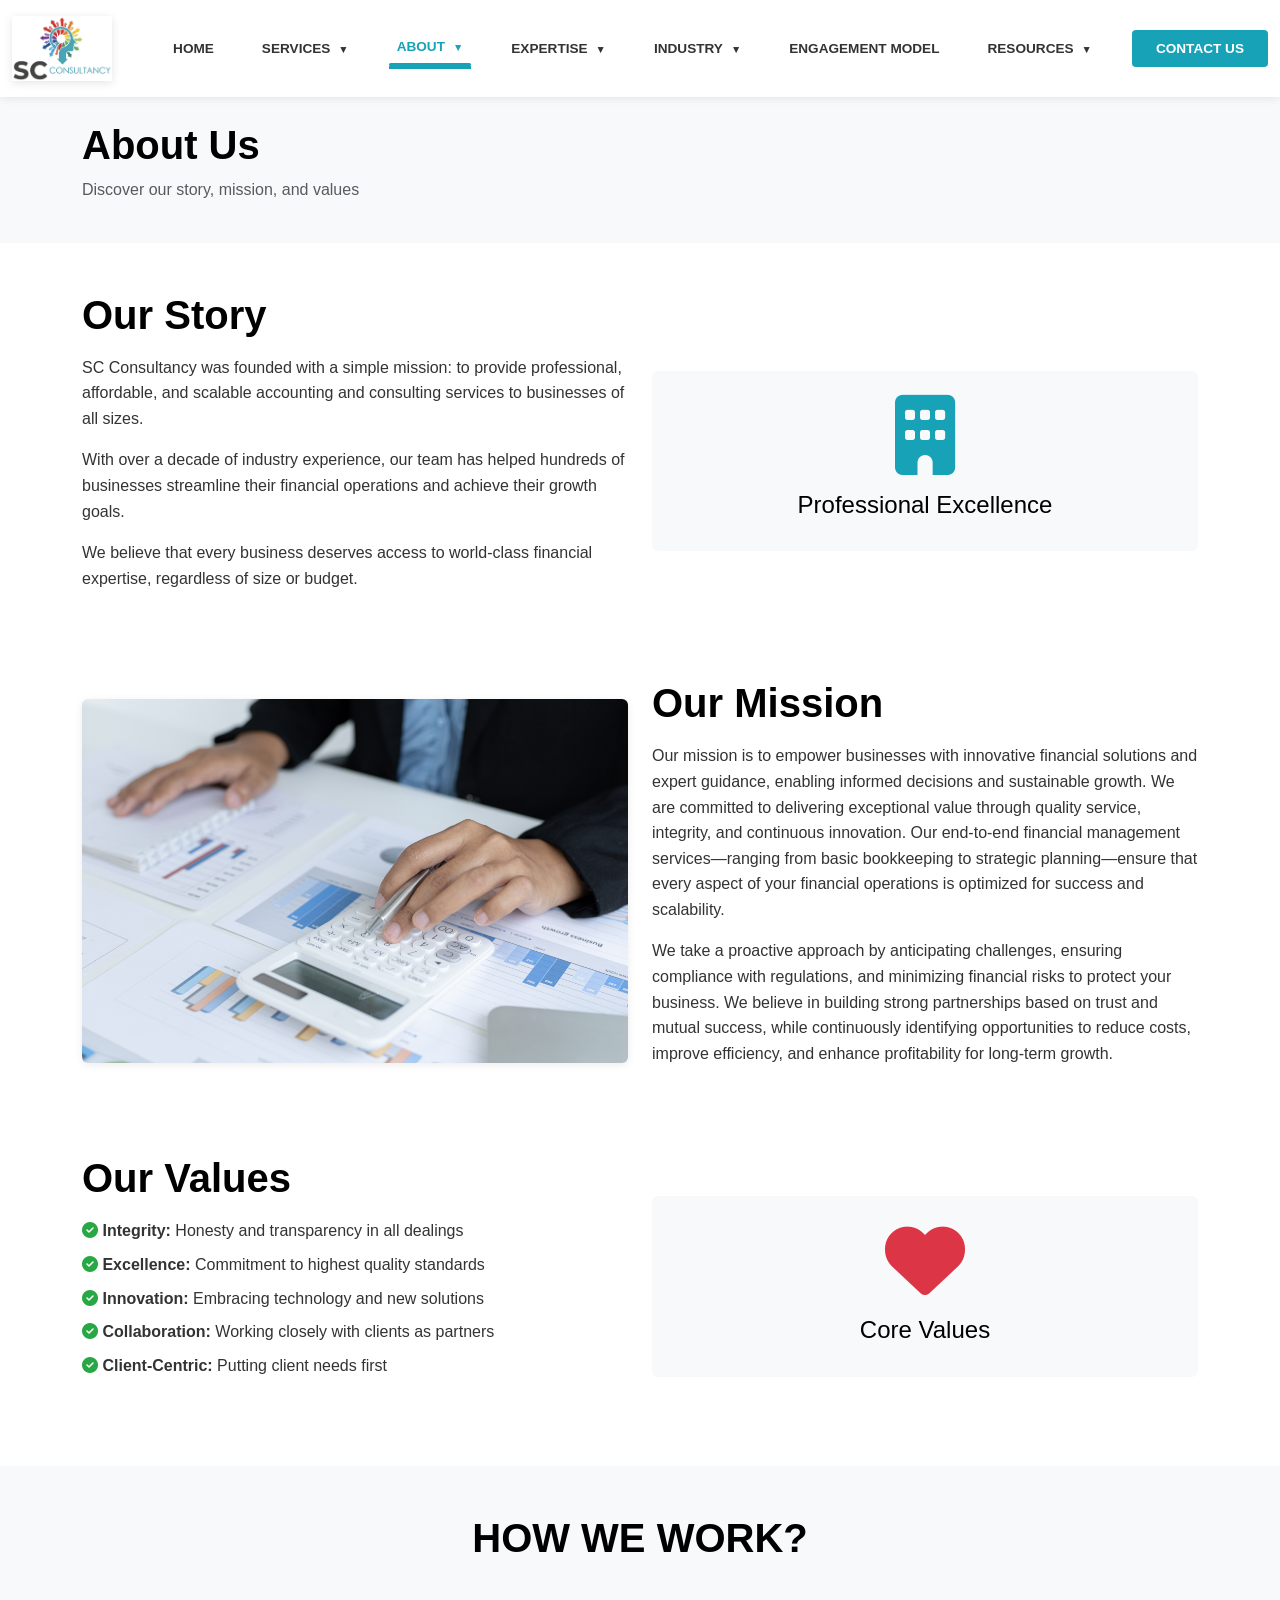
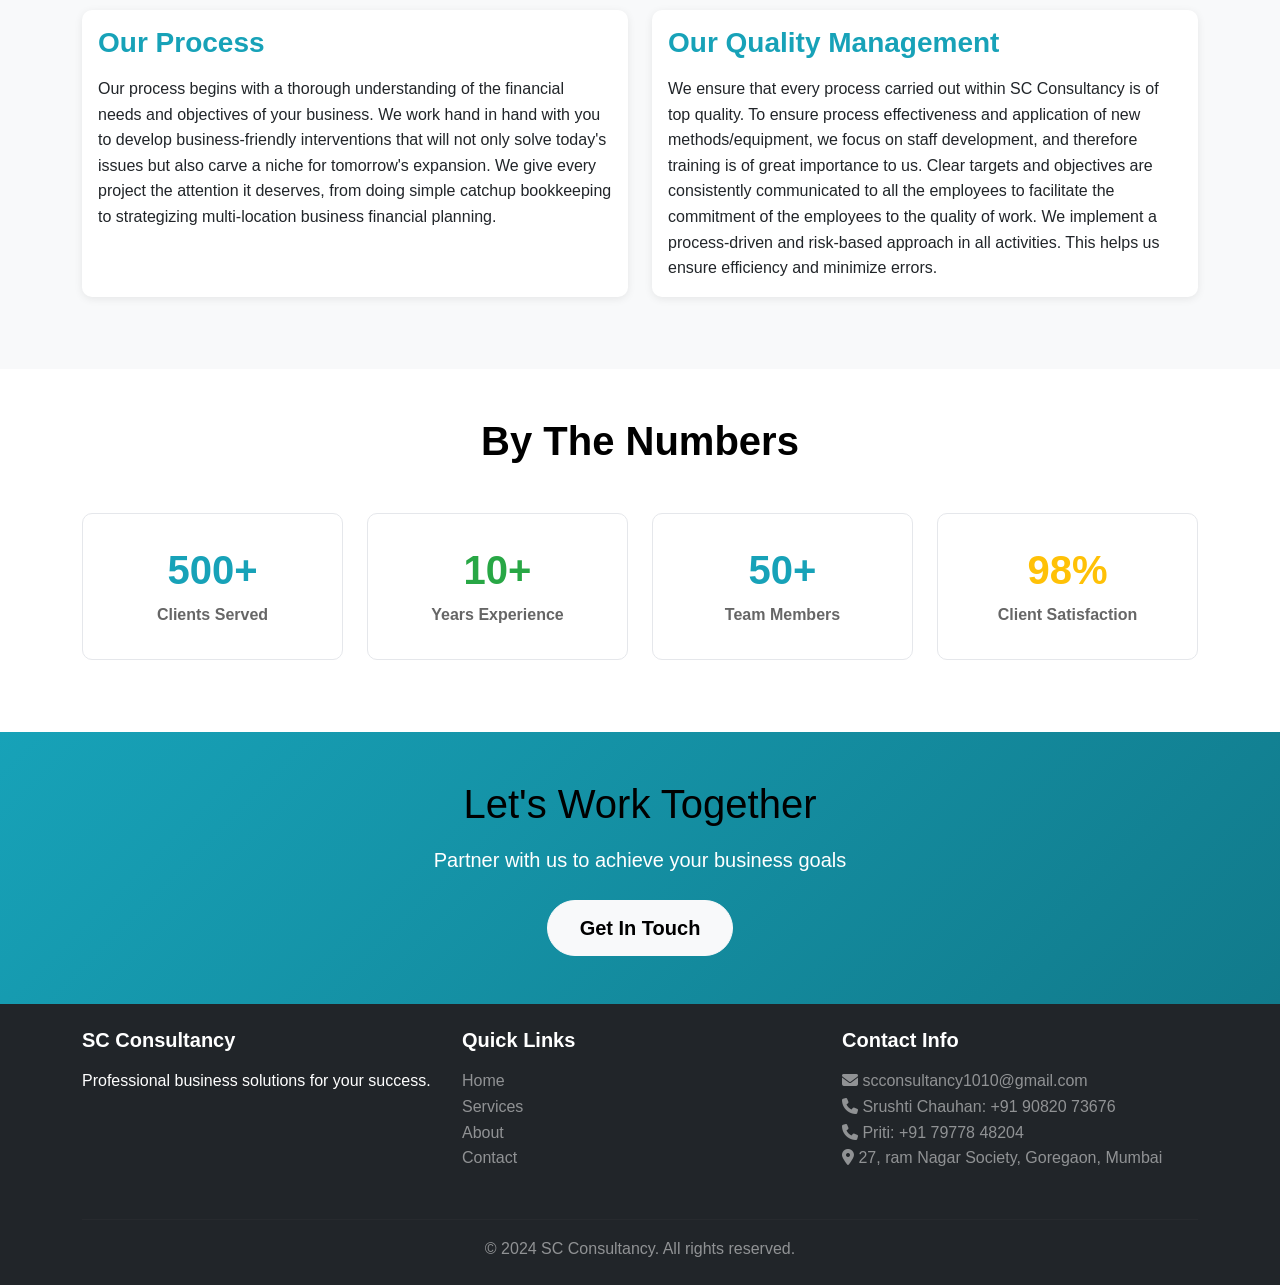
<file: about.html>
<!DOCTYPE html>
<html lang="en">
<head>
    <meta charset="UTF-8">
    <meta name="viewport" content="width=device-width, initial-scale=1.0">
    <title>About - SC Consultancy</title>
    <meta name="description" content="Learn about SC Consultancy's mission, vision, and values.">
    
    <!-- Bootstrap 5 CSS -->
    <link href="https://cdn.jsdelivr.net/npm/bootstrap@5.3.0/dist/css/bootstrap.min.css" rel="stylesheet">
    <!-- Font Awesome Icons -->
    <link rel="stylesheet" href="https://cdnjs.cloudflare.com/ajax/libs/font-awesome/6.4.0/css/all.min.css">
    <!-- Custom CSS -->
    <link rel="stylesheet" href="css/style.css">
    <link rel="stylesheet" href="css/responsive.css">
</head>
<body>
    <!-- Navigation Bar -->
    <nav class="navbar navbar-expand-lg navbar-light bg-white sticky-top shadow-sm">
        <div class="container-fluid">
            <a class="navbar-brand fw-bold" href="index.html">
                <img src="images/logo-main.png" alt="SC Consultancy" class="navbar-logo">
            </a>
            <button class="navbar-toggler" type="button" data-bs-toggle="collapse" data-bs-target="#navbarNav">
                <span class="navbar-toggler-icon"></span>
            </button>
            <div class="collapse navbar-collapse" id="navbarNav">
                <ul class="navbar-nav ms-auto align-items-center">
                    <li class="nav-item"><a class="nav-link" href="index.html">HOME</a></li>
                    <li class="nav-item"><a class="nav-link has-dropdown" href="services.html">SERVICES</a></li>
                    <li class="nav-item dropdown">
                        <a class="nav-link active has-dropdown" href="about.html" id="aboutDropdown" role="button" data-bs-toggle="dropdown" aria-expanded="false">ABOUT</a>
                        <ul class="dropdown-menu" aria-labelledby="aboutDropdown">
                            <li><a class="dropdown-item" href="about.html#why-us">Why SC Consultancy</a></li>
                            <li><a class="dropdown-item" href="company.html">Company</a></li>
                            <li><a class="dropdown-item" href="team.html">Meet the Team</a></li>
                            <li><a class="dropdown-item" href="about.html#career">Career</a></li>
                        </ul>
                    </li>
                    <li class="nav-item"><a class="nav-link has-dropdown" href="expertise.html">EXPERTISE</a></li>
                    <li class="nav-item"><a class="nav-link has-dropdown" href="industry.html">INDUSTRY</a></li>
                    <li class="nav-item"><a class="nav-link" href="engagement.html">ENGAGEMENT MODEL</a></li>
                    <li class="nav-item"><a class="nav-link has-dropdown" href="resources.html">RESOURCES</a></li>
                    <li class="nav-item"><a class="nav-link navbar-cta" href="contact.html">CONTACT US</a></li>
                </ul>
            </div>
        </div>
    </nav>

    <!-- Page Header -->
    <section class="py-4 bg-light">
        <div class="container">
            <h1 class="fw-bold">About Us</h1>
            <p class="text-muted">Discover our story, mission, and values</p>
        </div>
    </section>

    <!-- About Content -->
    <section class="py-5 bg-white">
        <div class="container">
            <div class="row align-items-center mb-5">
                <div class="col-md-6 mb-4">
                    <h2 class="fw-bold mb-3">Our Story</h2>
                    <p>SC Consultancy was founded with a simple mission: to provide professional, affordable, and scalable accounting and consulting services to businesses of all sizes.</p>
                    <p>With over a decade of industry experience, our team has helped hundreds of businesses streamline their financial operations and achieve their growth goals.</p>
                    <p>We believe that every business deserves access to world-class financial expertise, regardless of size or budget.</p>
                </div>
                <div class="col-md-6">
                    <div class="bg-light p-4 rounded text-center">
                        <i class="fas fa-building fa-5x text-primary mb-3" style="color: #17a2b8 !important;"></i>
                        <h4>Professional Excellence</h4>
                    </div>
                </div>
            </div>

            <div class="row align-items-center mb-5">
                <div class="col-md-6 mb-4">
                    <img src="images/mission.png" alt="Our Mission" class="img-fluid rounded shadow-sm">
                </div>
                <div class="col-md-6 mb-4">
                    <h2 class="fw-bold mb-3">Our Mission</h2>
                    <p>Our mission is to empower businesses with innovative financial solutions and expert guidance, enabling informed decisions and sustainable growth. We are committed to delivering exceptional value through quality service, integrity, and continuous innovation. Our end-to-end financial management services—ranging from basic bookkeeping to strategic planning—ensure that every aspect of your financial operations is optimized for success and scalability.</p>
                    <p>We take a proactive approach by anticipating challenges, ensuring compliance with regulations, and minimizing financial risks to protect your business. We believe in building strong partnerships based on trust and mutual success, while continuously identifying opportunities to reduce costs, improve efficiency, and enhance profitability for long-term growth.</p>
                    
                    
                    
                </div>
            </div>

            <div class="row align-items-center">
                <div class="col-md-6 mb-4">
                    <h2 class="fw-bold mb-3">Our Values</h2>
                    <ul class="list-unstyled">
                        <li class="mb-2"><strong><i class="fas fa-check-circle text-success"></i> Integrity:</strong> Honesty and transparency in all dealings</li>
                        <li class="mb-2"><strong><i class="fas fa-check-circle text-success"></i> Excellence:</strong> Commitment to highest quality standards</li>
                        <li class="mb-2"><strong><i class="fas fa-check-circle text-success"></i> Innovation:</strong> Embracing technology and new solutions</li>
                        <li class="mb-2"><strong><i class="fas fa-check-circle text-success"></i> Collaboration:</strong> Working closely with clients as partners</li>
                        <li class="mb-2"><strong><i class="fas fa-check-circle text-success"></i> Client-Centric:</strong> Putting client needs first</li>
                    </ul>
                </div>
                <div class="col-md-6">
                    <div class="bg-light p-4 rounded text-center">
                        <i class="fas fa-heart fa-5x text-danger mb-3"></i>
                        <h4>Core Values</h4>
                    </div>
                </div>
            </div>
        </div>
    </section>

    <!-- How We Work Section -->
    <section class="py-5 bg-light">
        <div class="container">
            <h2 class="text-center fw-bold mb-5">HOW WE WORK?</h2>
            <div class="row">
                <div class="col-md-6 mb-4">
                    <div class="card h-100 shadow-sm border-0">
                        <div class="card-body">
                            <h3 class="card-title fw-bold text-primary mb-3" style="color: #17a2b8 !important;">Our Process</h3>
                            <p class="card-text">Our process begins with a thorough understanding of the financial needs and objectives of your business. We work hand in hand with you to develop business-friendly interventions that will not only solve today's issues but also carve a niche for tomorrow's expansion. We give every project the attention it deserves, from doing simple catchup bookkeeping to strategizing multi-location business financial planning.</p>
                        </div>
                    </div>
                </div>
                <div class="col-md-6 mb-4">
                    <div class="card h-100 shadow-sm border-0">
                        <div class="card-body">
                            <h3 class="card-title fw-bold text-primary mb-3" style="color: #17a2b8 !important;">Our Quality Management</h3>
                            <p class="card-text">We ensure that every process carried out within SC Consultancy is of top quality. To ensure process effectiveness and application of new methods/equipment, we focus on staff development, and therefore training is of great importance to us. Clear targets and objectives are consistently communicated to all the employees to facilitate the commitment of the employees to the quality of work. We implement a process-driven and risk-based approach in all activities. This helps us ensure efficiency and minimize errors.</p>
                        </div>
                    </div>
                </div>
            </div>
        </div>
    </section>

    <!-- Stats Section -->
    <section class="py-5 bg-white">
        <div class="container">
            <h2 class="text-center fw-bold mb-5">By The Numbers</h2>
            <div class="row text-center">
                <div class="col-md-3 mb-4">
                    <div class="stat-card">
                        <h3 class="fw-bold text-primary" style="color: #17a2b8 !important;">500+</h3>
                        <p>Clients Served</p>
                    </div>
                </div>
                <div class="col-md-3 mb-4">
                    <div class="stat-card">
                        <h3 class="fw-bold text-success">10+</h3>
                        <p>Years Experience</p>
                    </div>
                </div>
                <div class="col-md-3 mb-4">
                    <div class="stat-card">
                        <h3 class="fw-bold text-info">50+</h3>
                        <p>Team Members</p>
                    </div>
                </div>
                <div class="col-md-3 mb-4">
                    <div class="stat-card">
                        <h3 class="fw-bold text-warning">98%</h3>
                        <p>Client Satisfaction</p>
                    </div>
                </div>
            </div>
        </div>
    </section>

    <!-- Call to Action -->
    <section class="py-5 text-white text-center" style="background: linear-gradient(135deg, #17a2b8 0%, #117a8b 100%);">
        <div class="container">
            <h2 class="mb-3">Let's Work Together</h2>
            <p class="lead mb-4">Partner with us to achieve your business goals</p>
            <a href="contact.html" class="btn btn-light btn-lg">Get In Touch</a>
        </div>
    </section>

    <!-- Footer -->
    <footer class="bg-dark text-white py-4">
        <div class="container">
            <div class="row">
                <div class="col-md-4 mb-3">
                    <h5 class="fw-bold">SC Consultancy</h5>
                    <p>Professional business solutions for your success.</p>
                </div>
                <div class="col-md-4 mb-3">
                    <h5 class="fw-bold">Quick Links</h5>
                    <ul class="list-unstyled">
                        <li><a href="index.html" class="text-white-50">Home</a></li>
                        <li><a href="services.html" class="text-white-50">Services</a></li>
                        <li><a href="about.html" class="text-white-50">About</a></li>
                        <li><a href="contact.html" class="text-white-50">Contact</a></li>
                    </ul>
                </div>
                <div class="col-md-4 mb-3">
                    <h5 class="fw-bold">Contact Info</h5>
                    <ul class="list-unstyled">
                        <li><a href="mailto:scconsultancy1010@gmail.com" class="text-white-50"><i class="fas fa-envelope"></i> scconsultancy1010@gmail.com</a></li>
                        <li><a href="tel:+919082073676" class="text-white-50"><i class="fas fa-phone"></i> Srushti Chauhan: +91 90820 73676</a></li>
                        <li><a href="tel:+917977848204" class="text-white-50"><i class="fas fa-phone"></i> Priti: +91 79778 48204</a></li>
                        <li class="text-white-50"><i class="fas fa-map-marker-alt"></i> 27, ram Nagar Society, Goregaon, Mumbai</li>
                    </ul>
                </div>
            </div>
            <hr class="bg-white-50">
            <p class="text-center text-white-50 mb-0">&copy; 2024 SC Consultancy. All rights reserved.</p>
        </div>
    </footer>

    <!-- Bootstrap 5 JS -->
    <script src="https://cdn.jsdelivr.net/npm/bootstrap@5.3.0/dist/js/bootstrap.bundle.min.js"></script>
    <!-- Custom JS -->
    <script src="js/script.js"></script>
</body>
</html>
</file>
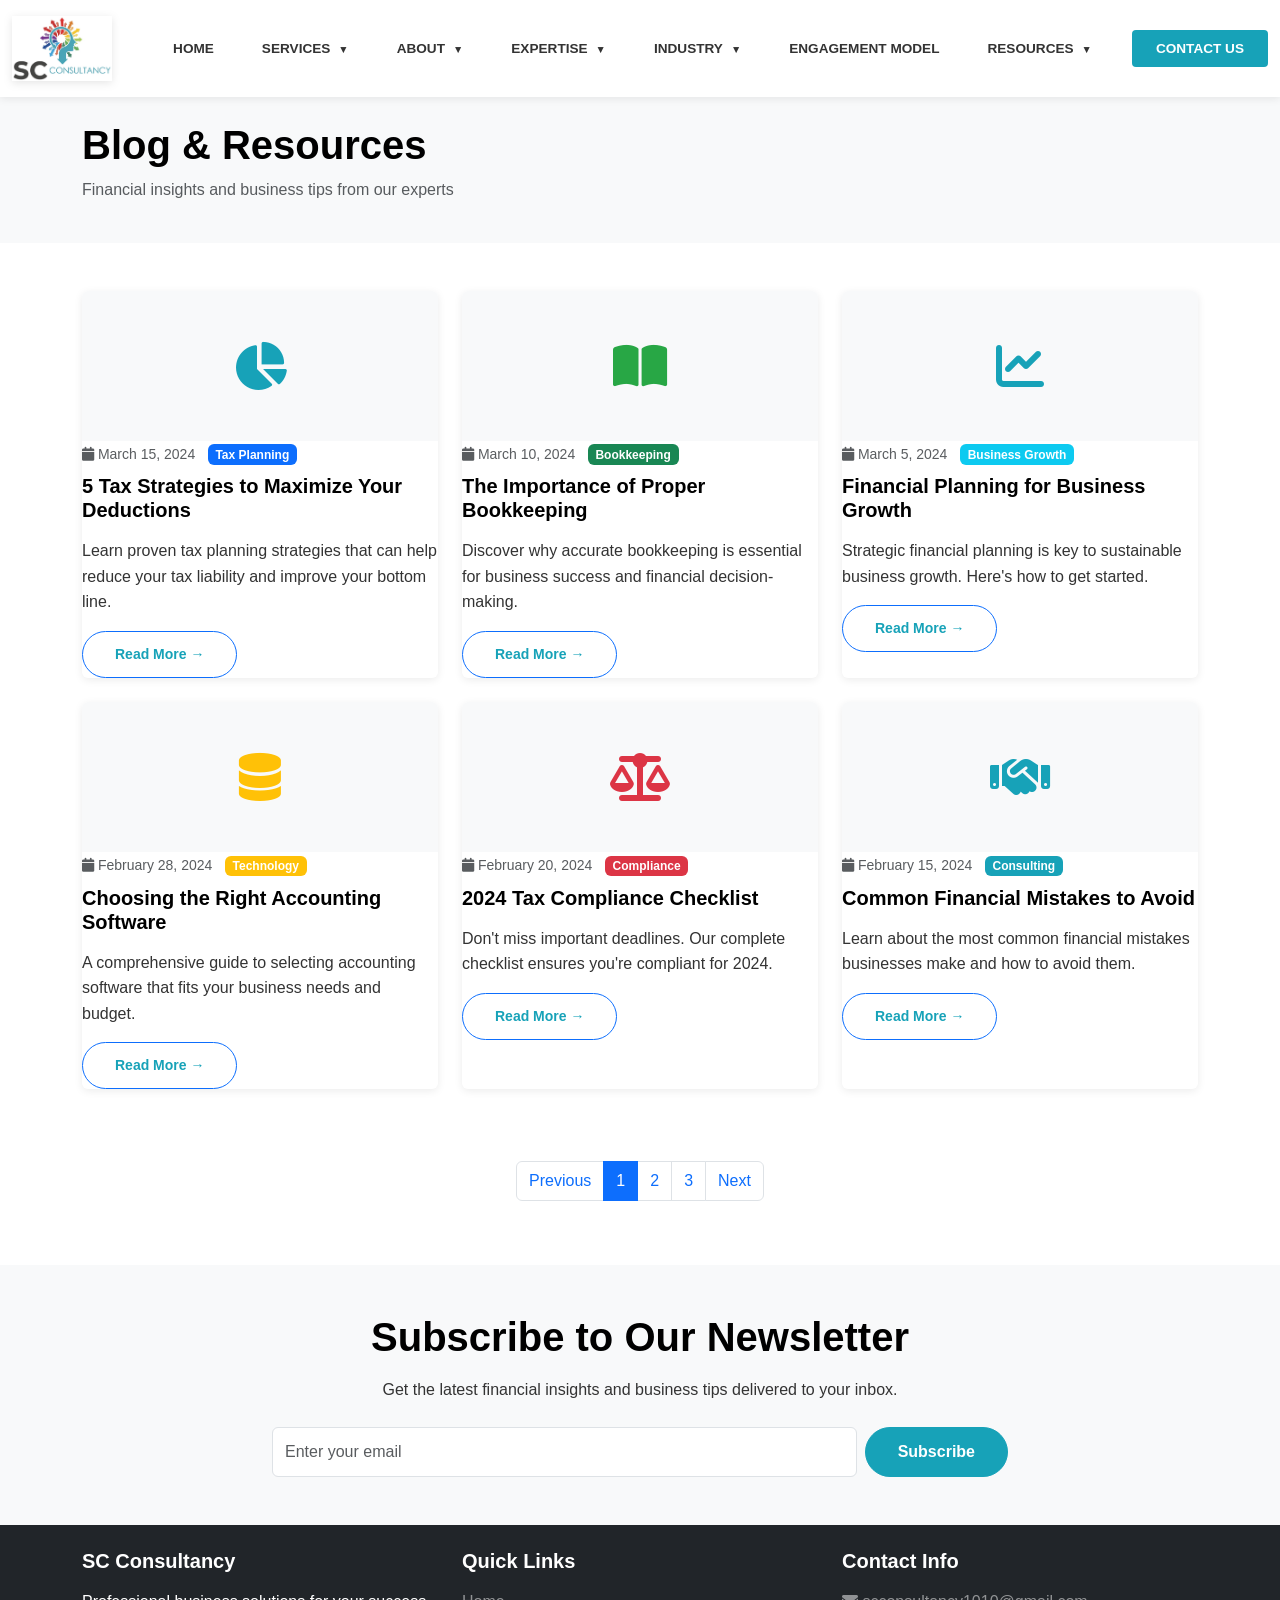
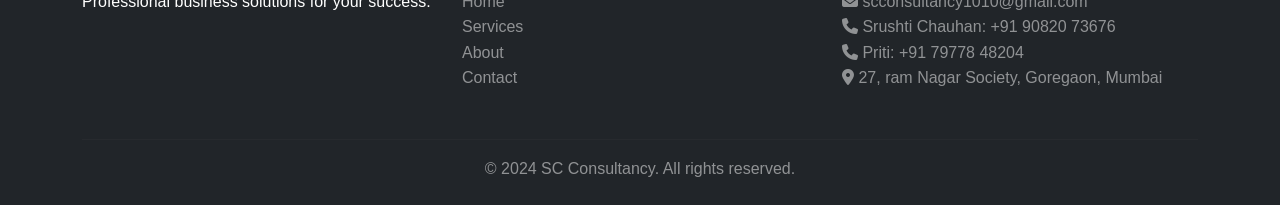
<file: blog.html>
<!DOCTYPE html>
<html lang="en">

<head>
    <meta charset="UTF-8">
    <meta name="viewport" content="width=device-width, initial-scale=1.0">
    <title>Blog - SC Consultancy</title>
    <meta name="description" content="Read latest insights and articles from SC Consultancy blog.">

    <!-- Bootstrap 5 CSS -->
    <link href="https://cdn.jsdelivr.net/npm/bootstrap@5.3.0/dist/css/bootstrap.min.css" rel="stylesheet">
    <!-- Font Awesome Icons -->
    <link rel="stylesheet" href="https://cdnjs.cloudflare.com/ajax/libs/font-awesome/6.4.0/css/all.min.css">
    <!-- Custom CSS -->
    <link rel="stylesheet" href="css/style.css">
    <link rel="stylesheet" href="css/responsive.css">
</head>

<body>
    <!-- Navigation Bar -->
    <nav class="navbar navbar-expand-lg navbar-light bg-white sticky-top shadow-sm">
        <div class="container-fluid">
            <a class="navbar-brand fw-bold" href="index.html">
                <img src="images/logo-main.png" alt="SC Consultancy" class="navbar-logo">
            </a>
            <button class="navbar-toggler" type="button" data-bs-toggle="collapse" data-bs-target="#navbarNav">
                <span class="navbar-toggler-icon"></span>
            </button>
            <div class="collapse navbar-collapse" id="navbarNav">
                <ul class="navbar-nav ms-auto align-items-center">
                    <li class="nav-item"><a class="nav-link" href="index.html">HOME</a></li>
                    <li class="nav-item"><a class="nav-link has-dropdown" href="services.html">SERVICES</a></li>
                    <li class="nav-item dropdown">
                        <a class="nav-link has-dropdown" href="about.html" id="aboutDropdown" role="button"
                            data-bs-toggle="dropdown" aria-expanded="false">ABOUT</a>
                        <ul class="dropdown-menu" aria-labelledby="aboutDropdown">
                            <li><a class="dropdown-item" href="about.html#why-us">Why SC Consultancy</a></li>
                            <li><a class="dropdown-item" href="company.html">Company</a></li>
                            <li><a class="dropdown-item" href="team.html">Meet the Team</a></li>
                            <li><a class="dropdown-item" href="about.html#career">Career</a></li>
                        </ul>
                    </li>
                    <li class="nav-item"><a class="nav-link has-dropdown" href="expertise.html">EXPERTISE</a></li>
                    <li class="nav-item"><a class="nav-link has-dropdown" href="industry.html">INDUSTRY</a></li>
                    <li class="nav-item"><a class="nav-link" href="engagement.html">ENGAGEMENT MODEL</a></li>
                    <li class="nav-item"><a class="nav-link has-dropdown" href="resources.html">RESOURCES</a></li>
                    <li class="nav-item"><a class="nav-link navbar-cta" href="contact.html">CONTACT US</a></li>
                </ul>
            </div>
        </div>
    </nav>

    <!-- Page Header -->
    <section class="py-4 bg-light">
        <div class="container">
            <h1 class="fw-bold">Blog & Resources</h1>
            <p class="text-muted">Financial insights and business tips from our experts</p>
        </div>
    </section>

    <!-- Blog Posts -->
    <section class="py-5 bg-white">
        <div class="container">
            <div class="row">
                <!-- Blog Post 1 -->
                <div class="col-md-6 col-lg-4 mb-4">
                    <div class="blog-card h-100 shadow-sm border-0 rounded overflow-hidden">
                        <div class="blog-image bg-light p-5 text-center">
                            <i class="fas fa-chart-pie fa-3x text-primary" style="color: #17a2b8 !important;"></i>
                        </div>
                        <div class="card-body">
                            <div class="mb-2">
                                <small class="text-muted"><i class="fas fa-calendar"></i> March 15, 2024</small>
                                <span class="badge bg-primary ms-2">Tax Planning</span>
                            </div>
                            <h5 class="card-title fw-bold">5 Tax Strategies to Maximize Your Deductions</h5>
                            <p class="card-text">Learn proven tax planning strategies that can help reduce your tax
                                liability and improve your bottom line.</p>
                            <a href="#" class="btn btn-outline-primary btn-sm">Read More →</a>
                        </div>
                    </div>
                </div>

                <!-- Blog Post 2 -->
                <div class="col-md-6 col-lg-4 mb-4">
                    <div class="blog-card h-100 shadow-sm border-0 rounded overflow-hidden">
                        <div class="blog-image bg-light p-5 text-center">
                            <i class="fas fa-book-open fa-3x text-success"></i>
                        </div>
                        <div class="card-body">
                            <div class="mb-2">
                                <small class="text-muted"><i class="fas fa-calendar"></i> March 10, 2024</small>
                                <span class="badge bg-success ms-2">Bookkeeping</span>
                            </div>
                            <h5 class="card-title fw-bold">The Importance of Proper Bookkeeping</h5>
                            <p class="card-text">Discover why accurate bookkeeping is essential for business success and
                                financial decision-making.</p>
                            <a href="#" class="btn btn-outline-primary btn-sm">Read More →</a>
                        </div>
                    </div>
                </div>

                <!-- Blog Post 3 -->
                <div class="col-md-6 col-lg-4 mb-4">
                    <div class="blog-card h-100 shadow-sm border-0 rounded overflow-hidden">
                        <div class="blog-image bg-light p-5 text-center">
                            <i class="fas fa-chart-line fa-3x text-info"></i>
                        </div>
                        <div class="card-body">
                            <div class="mb-2">
                                <small class="text-muted"><i class="fas fa-calendar"></i> March 5, 2024</small>
                                <span class="badge bg-info ms-2">Business Growth</span>
                            </div>
                            <h5 class="card-title fw-bold">Financial Planning for Business Growth</h5>
                            <p class="card-text">Strategic financial planning is key to sustainable business growth.
                                Here's how to get started.</p>
                            <a href="#" class="btn btn-outline-primary btn-sm">Read More →</a>
                        </div>
                    </div>
                </div>

                <!-- Blog Post 4 -->
                <div class="col-md-6 col-lg-4 mb-4">
                    <div class="blog-card h-100 shadow-sm border-0 rounded overflow-hidden">
                        <div class="blog-image bg-light p-5 text-center">
                            <i class="fas fa-database fa-3x text-warning"></i>
                        </div>
                        <div class="card-body">
                            <div class="mb-2">
                                <small class="text-muted"><i class="fas fa-calendar"></i> February 28, 2024</small>
                                <span class="badge bg-warning ms-2">Technology</span>
                            </div>
                            <h5 class="card-title fw-bold">Choosing the Right Accounting Software</h5>
                            <p class="card-text">A comprehensive guide to selecting accounting software that fits your
                                business needs and budget.</p>
                            <a href="#" class="btn btn-outline-primary btn-sm">Read More →</a>
                        </div>
                    </div>
                </div>

                <!-- Blog Post 5 -->
                <div class="col-md-6 col-lg-4 mb-4">
                    <div class="blog-card h-100 shadow-sm border-0 rounded overflow-hidden">
                        <div class="blog-image bg-light p-5 text-center">
                            <i class="fas fa-balance-scale fa-3x text-danger"></i>
                        </div>
                        <div class="card-body">
                            <div class="mb-2">
                                <small class="text-muted"><i class="fas fa-calendar"></i> February 20, 2024</small>
                                <span class="badge bg-danger ms-2">Compliance</span>
                            </div>
                            <h5 class="card-title fw-bold">2024 Tax Compliance Checklist</h5>
                            <p class="card-text">Don't miss important deadlines. Our complete checklist ensures you're
                                compliant for 2024.</p>
                            <a href="#" class="btn btn-outline-primary btn-sm">Read More →</a>
                        </div>
                    </div>
                </div>

                <!-- Blog Post 6 -->
                <div class="col-md-6 col-lg-4 mb-4">
                    <div class="blog-card h-100 shadow-sm border-0 rounded overflow-hidden">
                        <div class="blog-image bg-light p-5 text-center">
                            <i class="fas fa-handshake fa-3x" style="color: #17a2b8;"></i>
                        </div>
                        <div class="card-body">
                            <div class="mb-2">
                                <small class="text-muted"><i class="fas fa-calendar"></i> February 15, 2024</small>
                                <span class="badge ms-2" style="background-color: #17a2b8;">Consulting</span>
                            </div>
                            <h5 class="card-title fw-bold">Common Financial Mistakes to Avoid</h5>
                            <p class="card-text">Learn about the most common financial mistakes businesses make and how
                                to avoid them.</p>
                            <a href="#" class="btn btn-outline-primary btn-sm">Read More →</a>
                        </div>
                    </div>
                </div>
            </div>

            <!-- Pagination -->
            <nav aria-label="Page navigation" class="mt-5">
                <ul class="pagination justify-content-center">
                    <li class="page-item"><a class="page-link" href="#">Previous</a></li>
                    <li class="page-item active"><a class="page-link" href="#">1</a></li>
                    <li class="page-item"><a class="page-link" href="#">2</a></li>
                    <li class="page-item"><a class="page-link" href="#">3</a></li>
                    <li class="page-item"><a class="page-link" href="#">Next</a></li>
                </ul>
            </nav>
        </div>
    </section>

    <!-- Newsletter Signup -->
    <section class="py-5 bg-light">
        <div class="container">
            <div class="row">
                <div class="col-md-8 mx-auto text-center">
                    <h2 class="fw-bold mb-3">Subscribe to Our Newsletter</h2>
                    <p class="mb-4">Get the latest financial insights and business tips delivered to your inbox.</p>
                    <form class="d-flex gap-2" id="newsletterForm">
                        <input type="email" class="form-control" placeholder="Enter your email" required>
                        <button type="submit" class="btn btn-primary">Subscribe</button>
                    </form>
                </div>
            </div>
        </div>
    </section>

    <!-- Footer -->
    <footer class="bg-dark text-white py-4">
        <div class="container">
            <div class="row">
                <div class="col-md-4 mb-3">
                    <h5 class="fw-bold">SC Consultancy</h5>
                    <p>Professional business solutions for your success.</p>
                </div>
                <div class="col-md-4 mb-3">
                    <h5 class="fw-bold">Quick Links</h5>
                    <ul class="list-unstyled">
                        <li><a href="index.html" class="text-white-50">Home</a></li>
                        <li><a href="services.html" class="text-white-50">Services</a></li>
                        <li><a href="about.html" class="text-white-50">About</a></li>
                        <li><a href="contact.html" class="text-white-50">Contact</a></li>
                    </ul>
                </div>
                <div class="col-md-4 mb-3">
                    <h5 class="fw-bold">Contact Info</h5>
                    <ul class="list-unstyled">
                        <li><a href="mailto:scconsultancy1010@gmail.com" class="text-white-50"><i
                                    class="fas fa-envelope"></i> scconsultancy1010@gmail.com</a></li>
                        <li><a href="tel:+919082073676" class="text-white-50"><i class="fas fa-phone"></i> Srushti Chauhan: +91 90820 73676</a></li>
                        <li><a href="tel:+917977848204" class="text-white-50"><i class="fas fa-phone"></i> Priti: +91 79778 48204</a></li>
                        <li class="text-white-50"><i class="fas fa-map-marker-alt"></i> 27, ram Nagar Society, Goregaon, Mumbai</li>
                    </ul>
                </div>
            </div>
            <hr class="bg-white-50">
            <p class="text-center text-white-50 mb-0">&copy; 2024 SC Consultancy. All rights reserved.</p>
        </div>
    </footer>

    <!-- Bootstrap 5 JS -->
    <script src="https://cdn.jsdelivr.net/npm/bootstrap@5.3.0/dist/js/bootstrap.bundle.min.js"></script>
    <!-- Custom JS -->
    <script src="js/script.js"></script>
</body>

</html>
</file>
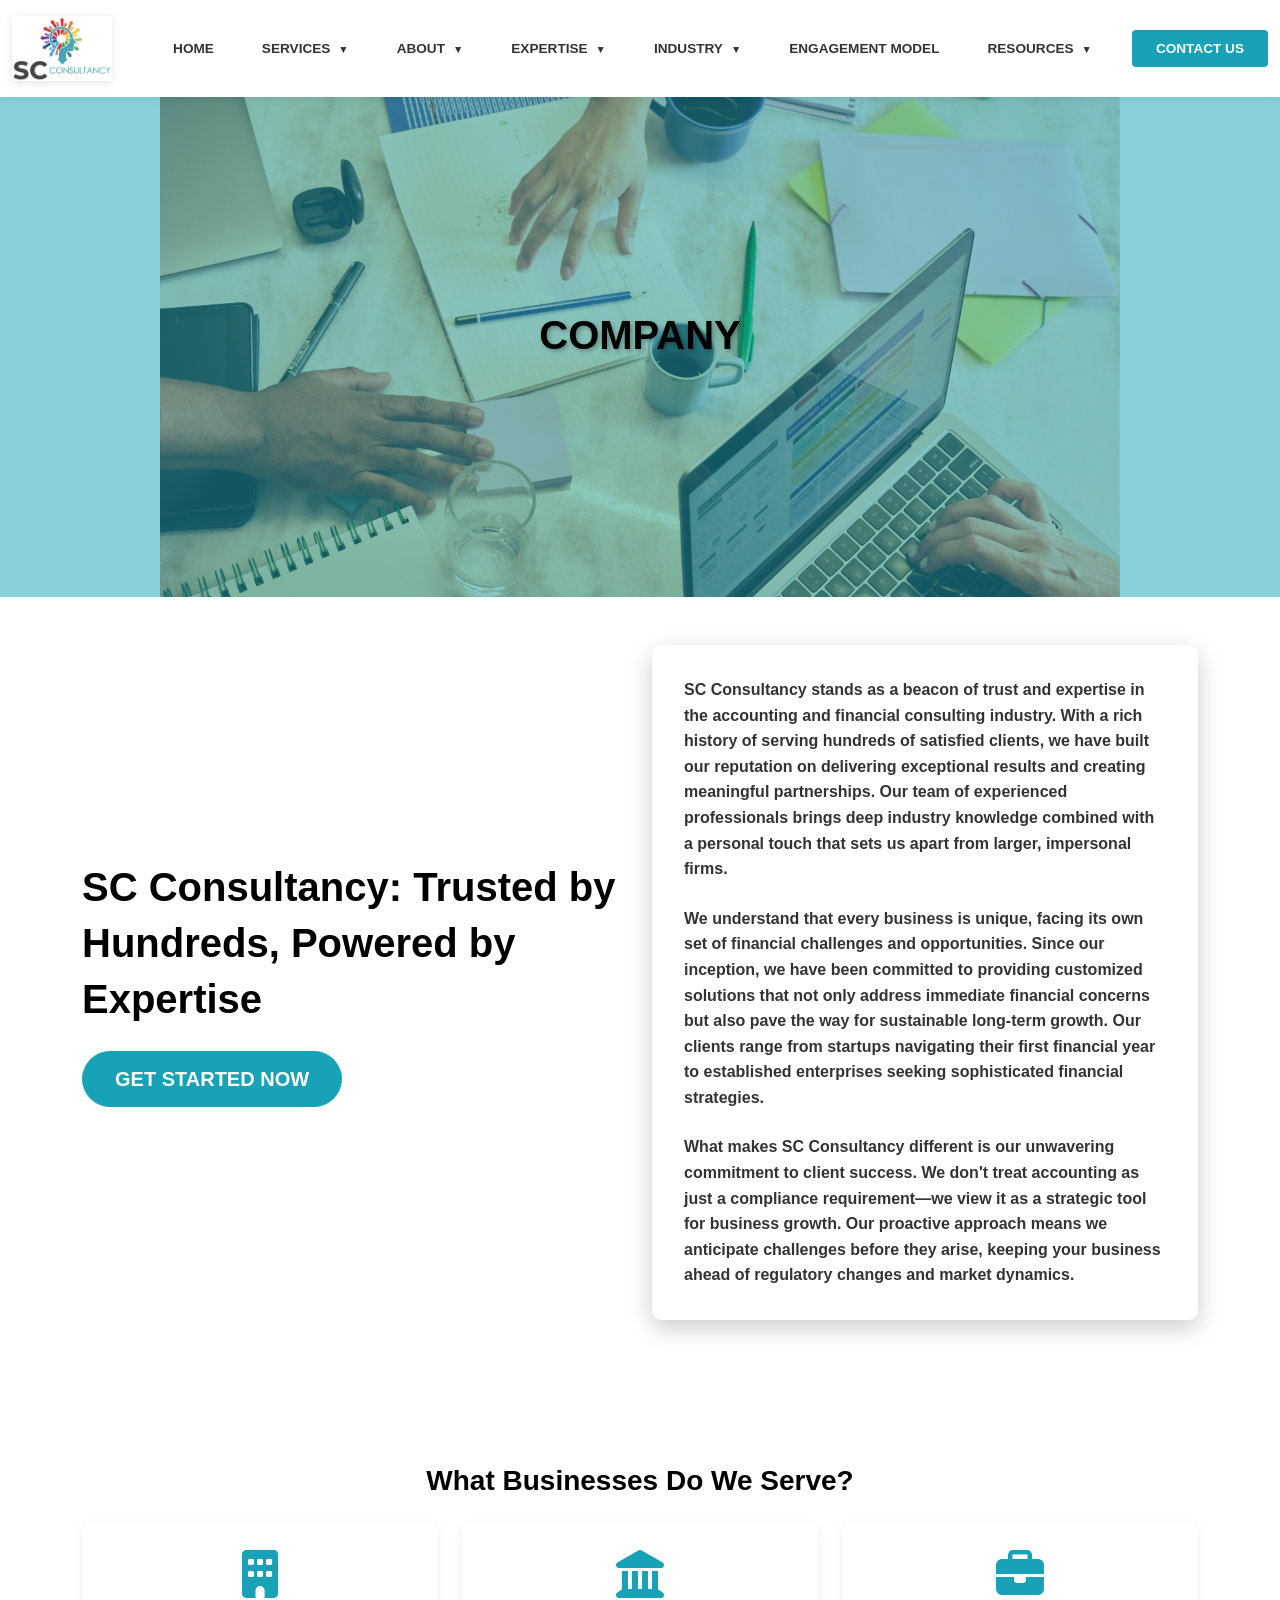
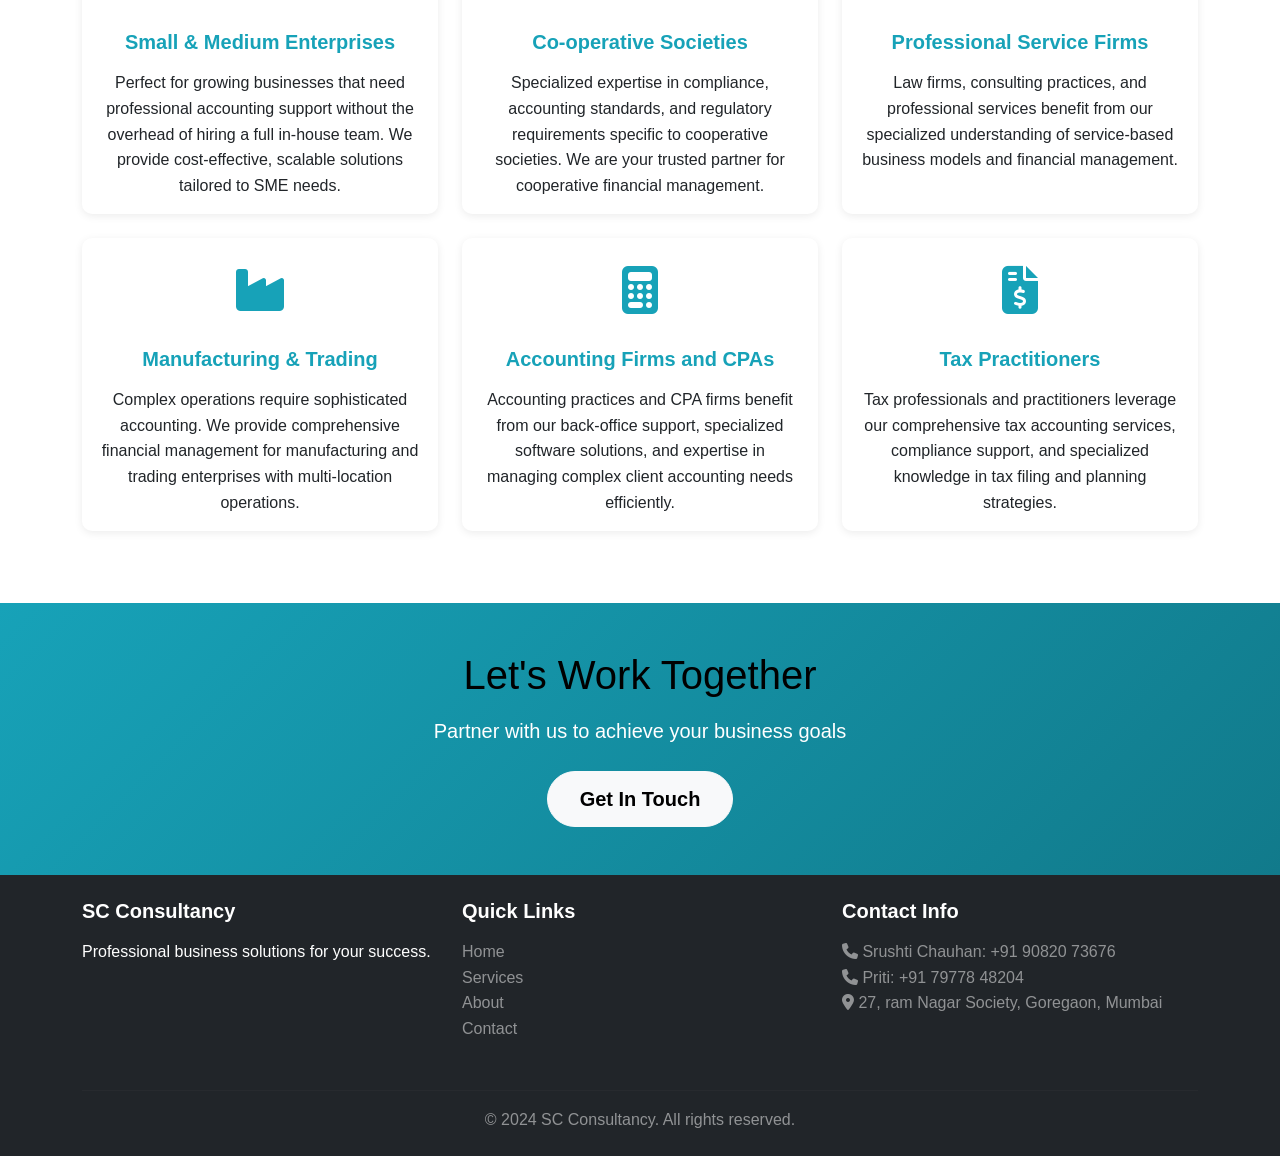
<file: company.html>
<!DOCTYPE html>
<html lang="en">

<head>
    <meta charset="UTF-8">
    <meta name="viewport" content="width=device-width, initial-scale=1.0">
    <title>Company - SC Consultancy</title>
    <meta name="description" content="Learn about SC Consultancy company, our team, and what makes us different.">

    <!-- Bootstrap 5 CSS -->
    <link href="https://cdn.jsdelivr.net/npm/bootstrap@5.3.0/dist/css/bootstrap.min.css" rel="stylesheet">
    <!-- Font Awesome Icons -->
    <link rel="stylesheet" href="https://cdnjs.cloudflare.com/ajax/libs/font-awesome/6.4.0/css/all.min.css">
    <!-- Custom CSS -->
    <link rel="stylesheet" href="css/style.css">
    <link rel="stylesheet" href="css/responsive.css">
</head>

<body>
    <!-- Navigation Bar -->
    <nav class="navbar navbar-expand-lg navbar-light bg-white sticky-top shadow-sm">
        <div class="container-fluid">
            <a class="navbar-brand fw-bold" href="index.html">
                <img src="images/logo-main.png" alt="SC Consultancy" class="navbar-logo">
            </a>
            <button class="navbar-toggler" type="button" data-bs-toggle="collapse" data-bs-target="#navbarNav">
                <span class="navbar-toggler-icon"></span>
            </button>
            <div class="collapse navbar-collapse" id="navbarNav">
                <ul class="navbar-nav ms-auto align-items-center">
                    <li class="nav-item"><a class="nav-link" href="index.html">HOME</a></li>
                    <li class="nav-item"><a class="nav-link has-dropdown" href="services.html">SERVICES</a></li>
                    <li class="nav-item dropdown">
                        <a class="nav-link has-dropdown" href="about.html" id="aboutDropdown" role="button"
                            data-bs-toggle="dropdown" aria-expanded="false">ABOUT</a>
                        <ul class="dropdown-menu" aria-labelledby="aboutDropdown">
                            <li><a class="dropdown-item" href="about.html#why-us">Why SC Consultancy</a></li>
                            <li><a class="dropdown-item" href="company.html">Company</a></li>
                            <li><a class="dropdown-item" href="team.html">Meet the Team</a></li>
                            <li><a class="dropdown-item" href="about.html#career">Career</a></li>
                        </ul>
                    </li>
                    <li class="nav-item"><a class="nav-link has-dropdown" href="expertise.html">EXPERTISE</a></li>
                    <li class="nav-item"><a class="nav-link has-dropdown" href="industry.html">INDUSTRY</a></li>
                    <li class="nav-item"><a class="nav-link" href="engagement.html">ENGAGEMENT MODEL</a></li>
                    <li class="nav-item"><a class="nav-link has-dropdown" href="resources.html">RESOURCES</a></li>
                    <li class="nav-item"><a class="nav-link navbar-cta" href="contact.html">CONTACT US</a></li>
                </ul>
            </div>
        </div>
    </nav>

    <!-- Page Header with Background Image -->
    <section class="company-header">
        <div class="container">
            <h2 class="fw-bold mb-4">COMPANY</h2>
        </div>
    </section>

    <!-- Company Header Content -->
    <section class="py-5 bg-white">
        <div class="container">
            <div class="row align-items-center">
                <div class="col-lg-6">
                    <h2 class="fw-bold mb-4" style="font-size: 2.5rem; line-height: 1.4;">SC Consultancy: Trusted by
                        Hundreds, Powered by Expertise</h2>
                    <a href="contact.html" class="btn btn-primary btn-lg"
                        style="background-color: #17a2b8; border-color: #17a2b8;">GET STARTED NOW</a>
                </div>
                <div class="col-lg-6">
                    <div class="company-info-box">
                        <div class="info-item mb-4">
                            <p style="margin: 0;">SC Consultancy stands as a beacon of trust and expertise in the
                                accounting and financial consulting industry. With a rich history of serving hundreds of
                                satisfied clients, we have built our reputation on delivering exceptional results and
                                creating meaningful partnerships. Our team of experienced professionals brings deep
                                industry knowledge combined with a personal touch that sets us apart from larger,
                                impersonal firms.</p>
                        </div>
                        <div class="info-item mb-4">
                            <p style="margin: 0;">We understand that every business is unique, facing its own set of
                                financial challenges and opportunities. Since our inception, we have been committed to
                                providing customized solutions that not only address immediate financial concerns but
                                also pave the way for sustainable long-term growth. Our clients range from startups
                                navigating their first financial year to established enterprises seeking sophisticated
                                financial strategies.</p>
                        </div>
                        <div class="info-item">
                            <p style="margin: 0;">What makes SC Consultancy different is our unwavering commitment to
                                client success. We don't treat accounting as just a compliance requirement—we view it as
                                a strategic tool for business growth. Our proactive approach means we anticipate
                                challenges before they arise, keeping your business ahead of regulatory changes and
                                market dynamics.</p>
                        </div>
                    </div>
                </div>
            </div>
        </div>
    </section>

    <!-- Company Content -->
    <section class="py-5 bg-white">
        <div class="container">
            <h3 class="fw-bold mb-4 mt-5 text-center">What Businesses Do We Serve?</h3>

            <div class="row">
                <div class="col-md-4 mb-4">
                    <div class="card h-100 shadow-sm border-0 text-center">
                        <div class="card-body">
                            <div style="font-size: 3rem; color: #17a2b8; margin-bottom: 1rem;">
                                <i class="fas fa-building"></i>
                            </div>
                            <h5 class="card-title fw-bold mb-3" style="color: #17a2b8;">Small & Medium Enterprises</h5>
                            <p class="card-text">Perfect for growing businesses that need professional accounting
                                support without the overhead of hiring a full in-house team. We provide cost-effective,
                                scalable solutions tailored to SME needs.</p>
                        </div>
                    </div>
                </div>
                <div class="col-md-4 mb-4">
                    <div class="card h-100 shadow-sm border-0 text-center">
                        <div class="card-body">
                            <div style="font-size: 3rem; color: #17a2b8; margin-bottom: 1rem;">
                                <i class="fas fa-landmark"></i>
                            </div>
                            <h5 class="card-title fw-bold mb-3" style="color: #17a2b8;">Co-operative Societies</h5>
                            <p class="card-text">Specialized expertise in compliance, accounting standards, and
                                regulatory requirements specific to cooperative societies. We are your trusted partner
                                for cooperative financial management.</p>
                        </div>
                    </div>
                </div>
                <div class="col-md-4 mb-4">
                    <div class="card h-100 shadow-sm border-0 text-center">
                        <div class="card-body">
                            <div style="font-size: 3rem; color: #17a2b8; margin-bottom: 1rem;">
                                <i class="fas fa-briefcase"></i>
                            </div>
                            <h5 class="card-title fw-bold mb-3" style="color: #17a2b8;">Professional Service Firms</h5>
                            <p class="card-text">Law firms, consulting practices, and professional services benefit from
                                our specialized understanding of service-based business models and financial management.
                            </p>
                        </div>
                    </div>
                </div>
                <div class="col-md-4 mb-4">
                    <div class="card h-100 shadow-sm border-0 text-center">
                        <div class="card-body">
                            <div style="font-size: 3rem; color: #17a2b8; margin-bottom: 1rem;">
                                <i class="fas fa-industry"></i>
                            </div>
                            <h5 class="card-title fw-bold mb-3" style="color: #17a2b8;">Manufacturing & Trading</h5>
                            <p class="card-text">Complex operations require sophisticated accounting. We provide
                                comprehensive financial management for manufacturing and trading enterprises with
                                multi-location operations.</p>
                        </div>
                    </div>
                </div>
                <div class="col-md-4 mb-4">
                    <div class="card h-100 shadow-sm border-0 text-center">
                        <div class="card-body">
                            <div style="font-size: 3rem; color: #17a2b8; margin-bottom: 1rem;">
                                <i class="fas fa-calculator"></i>
                            </div>
                            <h5 class="card-title fw-bold mb-3" style="color: #17a2b8;">Accounting Firms and CPAs</h5>
                            <p class="card-text">Accounting practices and CPA firms benefit from our back-office
                                support, specialized software solutions, and expertise in managing complex client
                                accounting needs efficiently.</p>
                        </div>
                    </div>
                </div>
                <div class="col-md-4 mb-4">
                    <div class="card h-100 shadow-sm border-0 text-center">
                        <div class="card-body">
                            <div style="font-size: 3rem; color: #17a2b8; margin-bottom: 1rem;">
                                <i class="fas fa-file-invoice-dollar"></i>
                            </div>
                            <h5 class="card-title fw-bold mb-3" style="color: #17a2b8;">Tax Practitioners</h5>
                            <p class="card-text">Tax professionals and practitioners leverage our comprehensive tax
                                accounting services, compliance support, and specialized knowledge in tax filing and
                                planning strategies.</p>
                        </div>
                    </div>
    </section>

    <!-- Call to Action -->
    <section class="py-5 text-white text-center" style="background: linear-gradient(135deg, #17a2b8 0%, #117a8b 100%);">
        <div class="container">
            <h2 class="mb-3">Let's Work Together</h2>
            <p class="lead mb-4">Partner with us to achieve your business goals</p>
            <a href="contact.html" class="btn btn-light btn-lg">Get In Touch</a>
        </div>
    </section>

    <!-- Footer -->
    <footer class="bg-dark text-white py-4">
        <div class="container">
            <div class="row">
                <div class="col-md-4 mb-3">
                    <h5 class="fw-bold">SC Consultancy</h5>
                    <p>Professional business solutions for your success.</p>
                </div>
                <div class="col-md-4 mb-3">
                    <h5 class="fw-bold">Quick Links</h5>
                    <ul class="list-unstyled">
                        <li><a href="index.html" class="text-white-50">Home</a></li>
                        <li><a href="services.html" class="text-white-50">Services</a></li>
                        <li><a href="about.html" class="text-white-50">About</a></li>
                        <li><a href="contact.html" class="text-white-50">Contact</a></li>
                    </ul>
                </div>
                <div class="col-md-4 mb-3">
                    <h5 class="fw-bold">Contact Info</h5>
                    <ul class="list-unstyled">
                        <li><a href="tel:+919082073676" class="text-white-50"><i class="fas fa-phone"></i> Srushti Chauhan: +91 90820 73676</a></li>
                        <li><a href="tel:+917977848204" class="text-white-50"><i class="fas fa-phone"></i> Priti: +91 79778 48204</a></li>
                        <li class="text-white-50"><i class="fas fa-map-marker-alt"></i> 27, ram Nagar Society, Goregaon, Mumbai</li>
                    </ul>
                </div>
            </div>
            <hr class="bg-white-50">
            <p class="text-center text-white-50 mb-0">&copy; 2024 SC Consultancy. All rights reserved.</p>
        </div>
    </footer>

    <!-- Bootstrap 5 JS -->
    <script src="https://cdn.jsdelivr.net/npm/bootstrap@5.3.0/dist/js/bootstrap.bundle.min.js"></script>
    <!-- Custom JS -->
    <script src="js/script.js"></script>
</body>

</html>
</file>
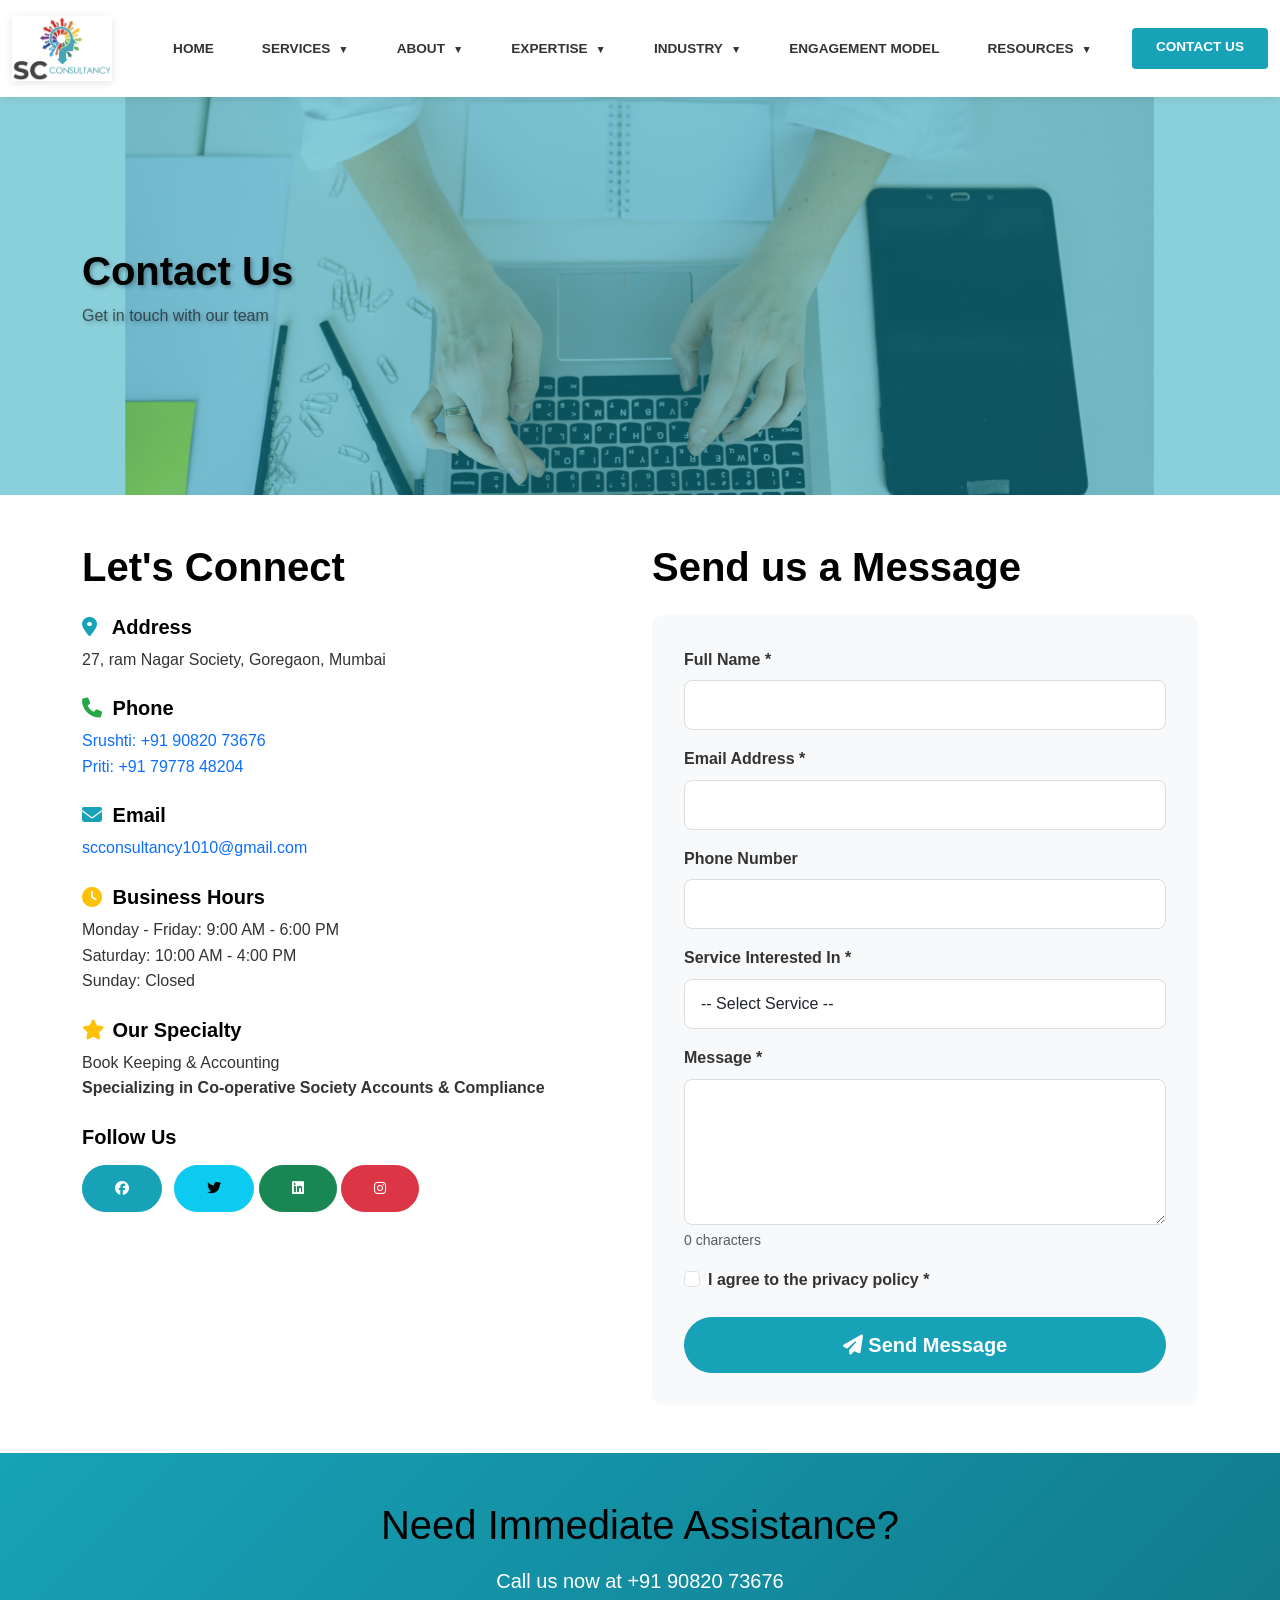
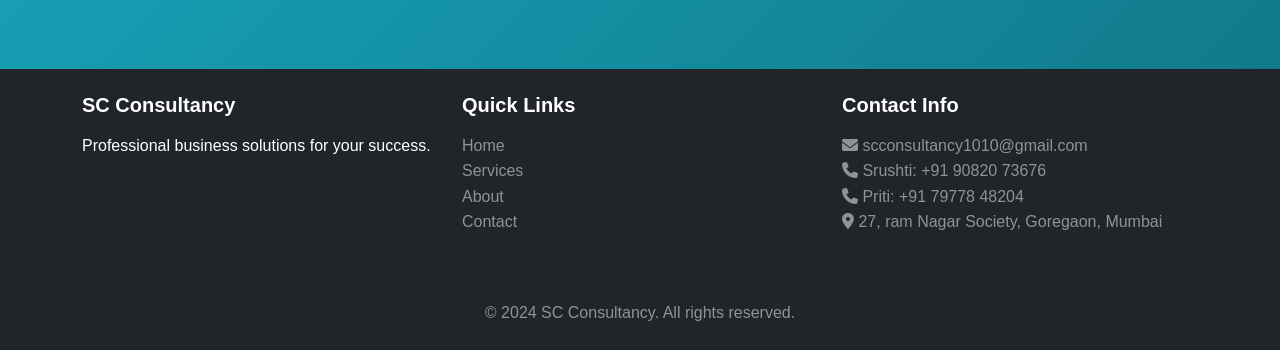
<file: contact.html>
<!DOCTYPE html>
<html lang="en">

<head>
    <meta charset="UTF-8">
    <meta name="viewport" content="width=device-width, initial-scale=1.0">
    <title>Contact - SC Consultancy</title>
    <meta name="description" content="Contact SC Consultancy for professional accounting and consulting services.">

    <!-- Bootstrap 5 CSS -->
    <link href="https://cdn.jsdelivr.net/npm/bootstrap@5.3.0/dist/css/bootstrap.min.css" rel="stylesheet">
    <!-- Font Awesome Icons -->
    <link rel="stylesheet" href="https://cdnjs.cloudflare.com/ajax/libs/font-awesome/6.4.0/css/all.min.css">
    <!-- Custom CSS -->
    <link rel="stylesheet" href="css/style.css">
    <link rel="stylesheet" href="css/responsive.css">
</head>

<body>
    <!-- Navigation Bar -->
    <nav class="navbar navbar-expand-lg navbar-light bg-white sticky-top shadow-sm">
        <div class="container-fluid">
            <a class="navbar-brand fw-bold" href="index.html">
                <img src="images/logo-main.png" alt="SC Consultancy" class="navbar-logo">
            </a>
            <button class="navbar-toggler" type="button" data-bs-toggle="collapse" data-bs-target="#navbarNav">
                <span class="navbar-toggler-icon"></span>
            </button>
            <div class="collapse navbar-collapse" id="navbarNav">
                <ul class="navbar-nav ms-auto align-items-center">
                    <li class="nav-item"><a class="nav-link" href="index.html">HOME</a></li>
                    <li class="nav-item"><a class="nav-link has-dropdown" href="services.html">SERVICES</a></li>
                    <li class="nav-item dropdown">
                        <a class="nav-link has-dropdown" href="about.html" id="aboutDropdown" role="button"
                            data-bs-toggle="dropdown" aria-expanded="false">ABOUT</a>
                        <ul class="dropdown-menu" aria-labelledby="aboutDropdown">
                            <li><a class="dropdown-item" href="about.html#why-us">Why SC Consultancy</a></li>
                            <li><a class="dropdown-item" href="company.html">Company</a></li>
                            <li><a class="dropdown-item" href="team.html">Meet the Team</a></li>
                            <li><a class="dropdown-item" href="about.html#career">Career</a></li>
                        </ul>
                    </li>
                    <li class="nav-item"><a class="nav-link has-dropdown" href="expertise.html">EXPERTISE</a></li>
                    <li class="nav-item"><a class="nav-link has-dropdown" href="industry.html">INDUSTRY</a></li>
                    <li class="nav-item"><a class="nav-link" href="engagement.html">ENGAGEMENT MODEL</a></li>
                    <li class="nav-item"><a class="nav-link has-dropdown" href="resources.html">RESOURCES</a></li>
                    <li class="nav-item"><a class="nav-link active navbar-cta" href="contact.html">CONTACT US</a></li>
                </ul>
            </div>
        </div>
    </nav>

    <!-- Page Header with Background Image -->
    <section class="contact-header">
        <div class="container">
            <h1 class="fw-bold">Contact Us</h1>
            <p class="text-muted">Get in touch with our team</p>
        </div>
    </section>

    <!-- Contact Section -->
    <section class="py-5 bg-white">
        <div class="container">
            <div class="row">
                <!-- Contact Info -->
                <div class="col-md-6 mb-4">
                    <h2 class="fw-bold mb-4">Let's Connect</h2>

                    <div class="contact-info mb-4">
                        <h5 class="fw-bold mb-2">
                            <i class="fas fa-map-marker-alt text-primary" style="color: #17a2b8 !important;"></i>
                            Address
                        </h5>
                        <p>27, ram Nagar Society, Goregaon, Mumbai</p>
                    </div>

                    <div class="contact-info mb-4">
                        <h5 class="fw-bold mb-2">
                            <i class="fas fa-phone text-success"></i> Phone
                        </h5>
                        <p><a href="tel:+919082073676">Srushti: +91 90820 73676</a><br>
                            <a href="tel:+917977848204">Priti: +91 79778 48204</a>
                        </p>
                    </div>

                    <div class="contact-info mb-4">
                        <h5 class="fw-bold mb-2">
                            <i class="fas fa-envelope text-info"></i> Email
                        </h5>
                        <p><a href="mailto:scconsultancy1010@gmail.com">scconsultancy1010@gmail.com</a></p>
                    </div>

                    <div class="contact-info mb-4">
                        <h5 class="fw-bold mb-2">
                            <i class="fas fa-clock text-warning"></i> Business Hours
                        </h5>
                        <p>
                            Monday - Friday: 9:00 AM - 6:00 PM<br>
                            Saturday: 10:00 AM - 4:00 PM<br>
                            Sunday: Closed
                        </p>
                    </div>

                    <div class="contact-info mb-4">
                        <h5 class="fw-bold mb-2">
                            <i class="fas fa-star text-warning"></i> Our Specialty
                        </h5>
                        <p>Book Keeping & Accounting<br>
                            <strong>Specializing in Co-operative Society Accounts & Compliance</strong>
                        </p>
                    </div>

                    <div class="social-media mt-4">
                        <h5 class="fw-bold mb-3">Follow Us</h5>
                        <a href="#" class="btn btn-sm btn-primary me-2"><i class="fab fa-facebook"></i></a>
                        <a href="#" class="btn btn-sm btn-info"><i class="fab fa-twitter"></i></a>
                        <a href="#" class="btn btn-sm btn-success"><i class="fab fa-linkedin"></i></a>
                        <a href="#" class="btn btn-sm btn-danger"><i class="fab fa-instagram"></i></a>
                    </div>
                </div>

                <!-- Contact Form -->
                <div class="col-md-6">
                    <h2 class="fw-bold mb-4">Send us a Message</h2>
                    <form id="contactForm" class="contact-form">
                        <div class="mb-3">
                            <label for="name" class="form-label">Full Name *</label>
                            <input type="text" class="form-control" id="name" name="name" required>
                            <span class="error-message" id="nameError"></span>
                        </div>

                        <div class="mb-3">
                            <label for="email" class="form-label">Email Address *</label>
                            <input type="email" class="form-control" id="email" name="email" required>
                            <span class="error-message" id="emailError"></span>
                        </div>

                        <div class="mb-3">
                            <label for="phone" class="form-label">Phone Number</label>
                            <input type="tel" class="form-control" id="phone" name="phone">
                        </div>

                        <div class="mb-3">
                            <label for="service" class="form-label">Service Interested In *</label>
                            <select class="form-control" id="service" name="service" required>
                                <option value="">-- Select Service --</option>
                                <option value="accounting">Accounting with Inventory</option>
                                <option value="ledger">Ledger Reconciliation</option>
                                <option value="finalization">Account Finalization</option>
                                <option value="audit">Internal Audit Assistance</option>
                                <option value="gst">GST & TDS Assistance</option>
                                <option value="planning">Financial Planning</option>
                                <option value="other">Other</option>
                            </select>
                            <span class="error-message" id="serviceError"></span>
                        </div>

                        <div class="mb-3">
                            <label for="message" class="form-label">Message *</label>
                            <textarea class="form-control" id="message" name="message" rows="5" required></textarea>
                            <span class="error-message" id="messageError"></span>
                        </div>

                        <div class="mb-3 form-check">
                            <input type="checkbox" class="form-check-input" id="privacy" name="privacy" required>
                            <label class="form-check-label" for="privacy">
                                I agree to the privacy policy *
                            </label>
                        </div>

                        <button type="submit" class="btn btn-primary btn-lg w-100">
                            <i class="fas fa-paper-plane"></i> Send Message
                        </button>

                        <div id="successMessage" class="alert alert-success mt-3" style="display: none;">
                            <i class="fas fa-check-circle"></i> Thank you! Your message has been sent successfully.
                            We will reach you soon.
                        </div>
                        <div id="errorMessage" class="alert alert-danger mt-3" style="display: none;">
                            <i class="fas fa-exclamation-circle"></i> An error occurred. Please try again.
                        </div>
                    </form>
                </div>
            </div>
        </div>
    </section>

    <!-- Call to Action -->
    <section class="py-5 text-white text-center" style="background: linear-gradient(135deg, #17a2b8 0%, #117a8b 100%);">
        <div class="container">
            <h2 class="mb-3">Need Immediate Assistance?</h2>
            <p class="lead mb-4">Call us now at +91 90820 73676</p>
        </div>
    </section>

    <!-- Footer -->
    <footer class="bg-dark text-white py-4">
        <div class="container">
            <div class="row">
                <div class="col-md-4 mb-3">
                    <h5 class="fw-bold">SC Consultancy</h5>
                    <p>Professional business solutions for your success.</p>
                </div>
                <div class="col-md-4 mb-3">
                    <h5 class="fw-bold">Quick Links</h5>
                    <ul class="list-unstyled">
                        <li><a href="index.html" class="text-white-50">Home</a></li>
                        <li><a href="services.html" class="text-white-50">Services</a></li>
                        <li><a href="about.html" class="text-white-50">About</a></li>
                        <li><a href="contact.html" class="text-white-50">Contact</a></li>
                    </ul>
                </div>
                <div class="col-md-4 mb-3">
                    <h5 class="fw-bold">Contact Info</h5>
                    <p class="text-white-50">
                        <i class="fas fa-envelope"></i> scconsultancy1010@gmail.com<br>
                        <i class="fas fa-phone"></i> Srushti: +91 90820 73676<br>
                        <i class="fas fa-phone"></i> Priti: +91 79778 48204<br>
                        <i class="fas fa-map-marker-alt"></i> 27, ram Nagar Society, Goregaon, Mumbai
                    </p>
                </div>
            </div>
            <hr class="bg-white-50">
            <p class="text-center text-white-50 mb-0">&copy; 2024 SC Consultancy. All rights reserved.</p>
        </div>
    </footer>

    <!-- Bootstrap 5 JS -->
    <script src="https://cdn.jsdelivr.net/npm/bootstrap@5.3.0/dist/js/bootstrap.bundle.min.js"></script>
    <!-- Custom JS -->
    <script src="js/form-validation.js"></script>
    <script src="js/script.js"></script>
</body>

</html>
</file>
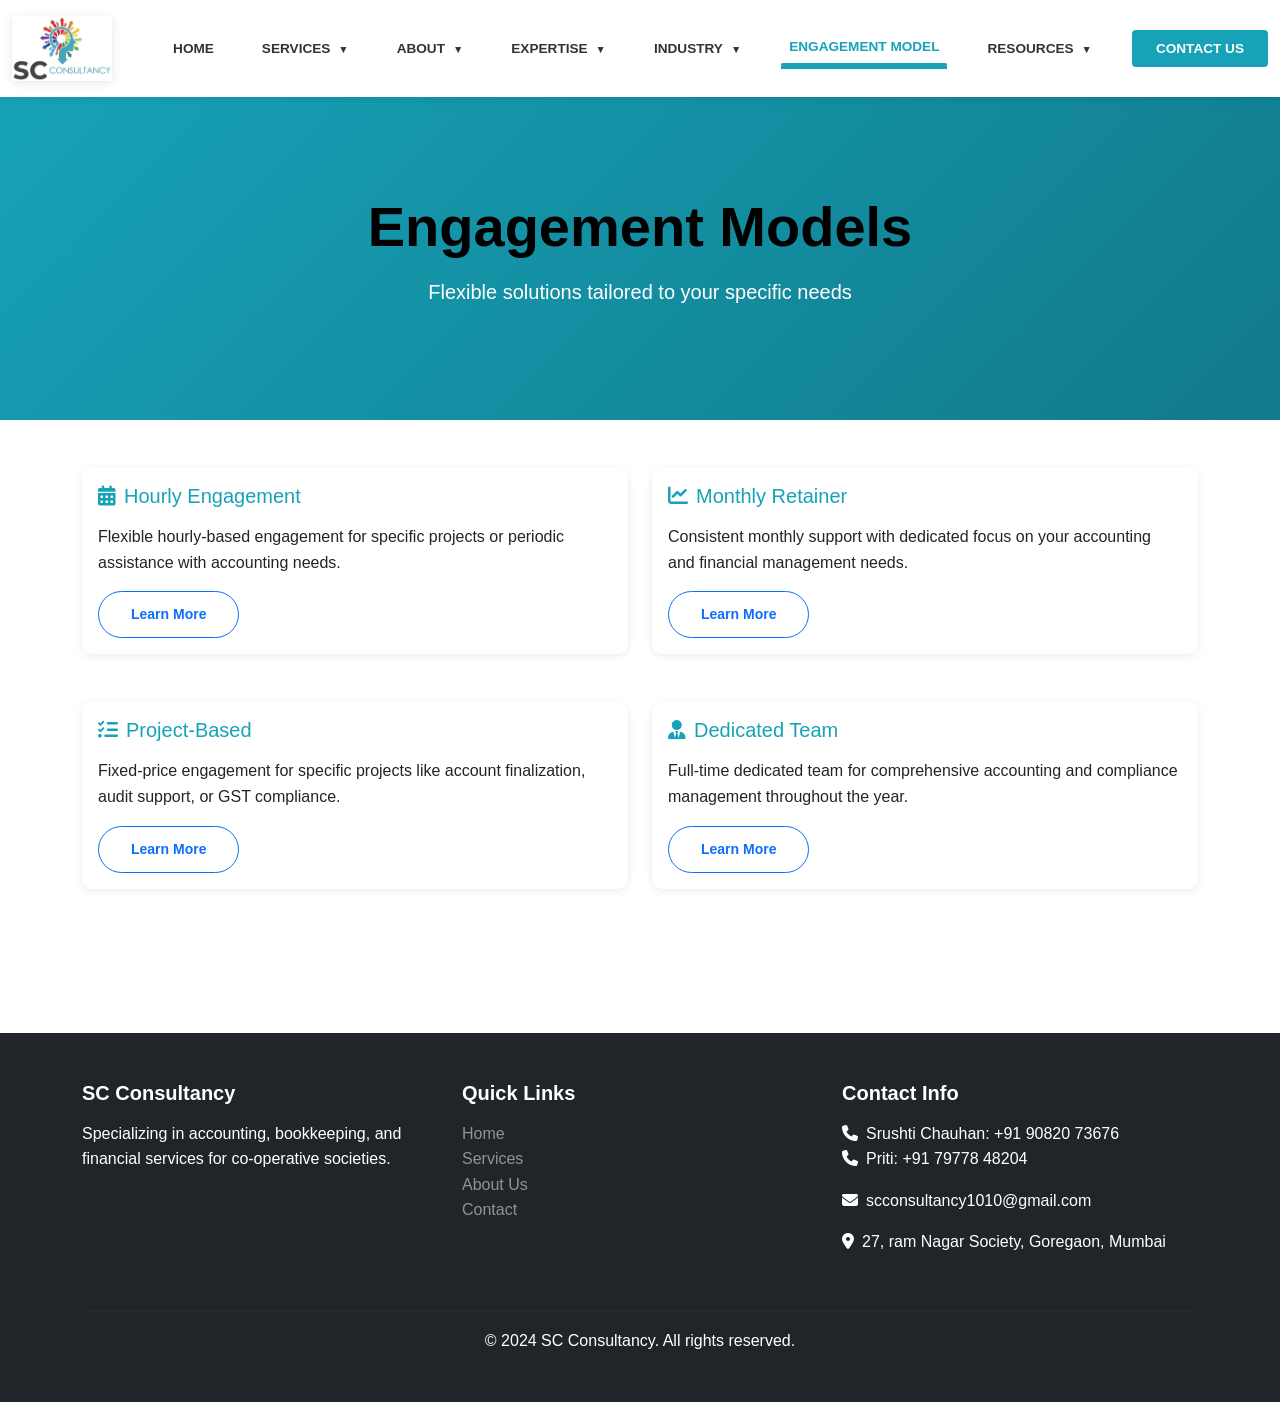
<file: engagement.html>
<!DOCTYPE html>
<html lang="en">

<head>
    <meta charset="UTF-8">
    <meta name="viewport" content="width=device-width, initial-scale=1.0">
    <title>Engagement Model - SC Consultancy</title>
    <meta name="description"
        content="Learn about our flexible engagement models designed to meet your specific business needs.">

    <!-- Bootstrap 5 CSS -->
    <link href="https://cdn.jsdelivr.net/npm/bootstrap@5.3.0/dist/css/bootstrap.min.css" rel="stylesheet">
    <!-- Font Awesome Icons -->
    <link rel="stylesheet" href="https://cdnjs.cloudflare.com/ajax/libs/font-awesome/6.4.0/css/all.min.css">
    <!-- Custom CSS -->
    <link rel="stylesheet" href="css/style.css">
    <link rel="stylesheet" href="css/responsive.css">
</head>

<body>
    <!-- Navigation Bar -->
    <nav class="navbar navbar-expand-lg navbar-light bg-white sticky-top shadow-sm">
        <div class="container-fluid">
            <a class="navbar-brand fw-bold" href="index.html">
                <img src="images/logo-main.png" alt="SC Consultancy" class="navbar-logo">
            </a>
            <button class="navbar-toggler" type="button" data-bs-toggle="collapse" data-bs-target="#navbarNav">
                <span class="navbar-toggler-icon"></span>
            </button>
            <div class="collapse navbar-collapse" id="navbarNav">
                <ul class="navbar-nav ms-auto align-items-center">
                    <li class="nav-item"><a class="nav-link" href="index.html">HOME</a></li>
                    <li class="nav-item"><a class="nav-link has-dropdown" href="services.html">SERVICES</a></li>
                    <li class="nav-item dropdown">
                        <a class="nav-link has-dropdown" href="about.html" id="aboutDropdown" role="button"
                            data-bs-toggle="dropdown" aria-expanded="false">ABOUT</a>
                        <ul class="dropdown-menu" aria-labelledby="aboutDropdown">
                            <li><a class="dropdown-item" href="about.html#why-us">Why SC Consultancy</a></li>
                            <li><a class="dropdown-item" href="company.html">Company</a></li>
                            <li><a class="dropdown-item" href="team.html">Meet the Team</a></li>
                            <li><a class="dropdown-item" href="about.html#career">Career</a></li>
                        </ul>
                    </li>
                    <li class="nav-item"><a class="nav-link has-dropdown" href="expertise.html">EXPERTISE</a></li>
                    <li class="nav-item"><a class="nav-link has-dropdown" href="industry.html">INDUSTRY</a></li>
                    <li class="nav-item"><a class="nav-link active" href="engagement.html">ENGAGEMENT MODEL</a></li>
                    <li class="nav-item"><a class="nav-link has-dropdown" href="resources.html">RESOURCES</a></li>
                    <li class="nav-item"><a class="nav-link navbar-cta" href="contact.html">CONTACT US</a></li>
                </ul>
            </div>
        </div>
    </nav>

    <!-- Page Header -->
    <section class="page-header text-white text-center py-5"
        style="background: linear-gradient(135deg, #17a2b8 0%, #117a8b 100%);">
        <div class="container py-5">
            <h1 class="display-4 fw-bold mb-3">Engagement Models</h1>
            <p class="lead">Flexible solutions tailored to your specific needs</p>
        </div>
    </section>

    <!-- Engagement Models Content -->
    <section class="py-5">
        <div class="container">
            <div class="row g-4 mb-5">
                <div class="col-md-6">
                    <div class="card h-100 border-0 shadow-sm">
                        <div class="card-body">
                            <h5 class="card-title text-primary mb-3">
                                <i class="fas fa-calendar-alt me-2"></i>Hourly Engagement
                            </h5>
                            <p class="card-text">Flexible hourly-based engagement for specific projects or periodic
                                assistance with accounting needs.</p>
                            <a href="contact.html" class="btn btn-sm btn-outline-primary">Learn More</a>
                        </div>
                    </div>
                </div>
                <div class="col-md-6">
                    <div class="card h-100 border-0 shadow-sm">
                        <div class="card-body">
                            <h5 class="card-title text-primary mb-3">
                                <i class="fas fa-chart-line me-2"></i>Monthly Retainer
                            </h5>
                            <p class="card-text">Consistent monthly support with dedicated focus on your accounting and
                                financial management needs.</p>
                            <a href="contact.html" class="btn btn-sm btn-outline-primary">Learn More</a>
                        </div>
                    </div>
                </div>
            </div>

            <div class="row g-4 mb-5">
                <div class="col-md-6">
                    <div class="card h-100 border-0 shadow-sm">
                        <div class="card-body">
                            <h5 class="card-title text-primary mb-3">
                                <i class="fas fa-tasks me-2"></i>Project-Based
                            </h5>
                            <p class="card-text">Fixed-price engagement for specific projects like account finalization,
                                audit support, or GST compliance.</p>
                            <a href="contact.html" class="btn btn-sm btn-outline-primary">Learn More</a>
                        </div>
                    </div>
                </div>
                <div class="col-md-6">
                    <div class="card h-100 border-0 shadow-sm">
                        <div class="card-body">
                            <h5 class="card-title text-primary mb-3">
                                <i class="fas fa-user-tie me-2"></i>Dedicated Team
                            </h5>
                            <p class="card-text">Full-time dedicated team for comprehensive accounting and compliance
                                management throughout the year.</p>
                            <a href="contact.html" class="btn btn-sm btn-outline-primary">Learn More</a>
                        </div>
                    </div>
                </div>
            </div>
        </div>
    </section>

    <!-- Footer -->
    <footer class="bg-dark text-white py-5 mt-5">
        <div class="container">
            <div class="row">
                <div class="col-md-4 mb-4">
                    <h5 class="fw-bold mb-3">SC Consultancy</h5>
                    <p>Specializing in accounting, bookkeeping, and financial services for co-operative societies.</p>
                </div>
                <div class="col-md-4 mb-4">
                    <h5 class="fw-bold mb-3">Quick Links</h5>
                    <ul class="list-unstyled">
                        <li><a href="index.html" class="text-decoration-none text-white-50">Home</a></li>
                        <li><a href="services.html" class="text-decoration-none text-white-50">Services</a></li>
                        <li><a href="about.html" class="text-decoration-none text-white-50">About Us</a></li>
                        <li><a href="contact.html" class="text-decoration-none text-white-50">Contact</a></li>
                    </ul>
                </div>
                <div class="col-md-4 mb-4">
                    <h5 class="fw-bold mb-3">Contact Info</h5>
                    <p><i class="fas fa-phone me-2"></i>Srushti Chauhan: +91 90820 73676<br>
                        <i class="fas fa-phone me-2"></i>Priti: +91 79778 48204
                    </p>
                    <p><i class="fas fa-envelope me-2"></i>scconsultancy1010@gmail.com</p>
                    <p><i class="fas fa-map-marker-alt me-2"></i>27, ram Nagar Society, Goregaon, Mumbai</p>
                </div>
            </div>
            <hr class="bg-white-50">
            <div class="text-center">
                <p class="mb-0">&copy; 2024 SC Consultancy. All rights reserved.</p>
            </div>
        </div>
    </footer>

    <!-- Bootstrap JS -->
    <script src="https://cdn.jsdelivr.net/npm/bootstrap@5.3.0/dist/js/bootstrap.bundle.min.js"></script>
    <!-- Custom Scripts -->
    <script src="js/script.js"></script>
</body>

</html>
</file>
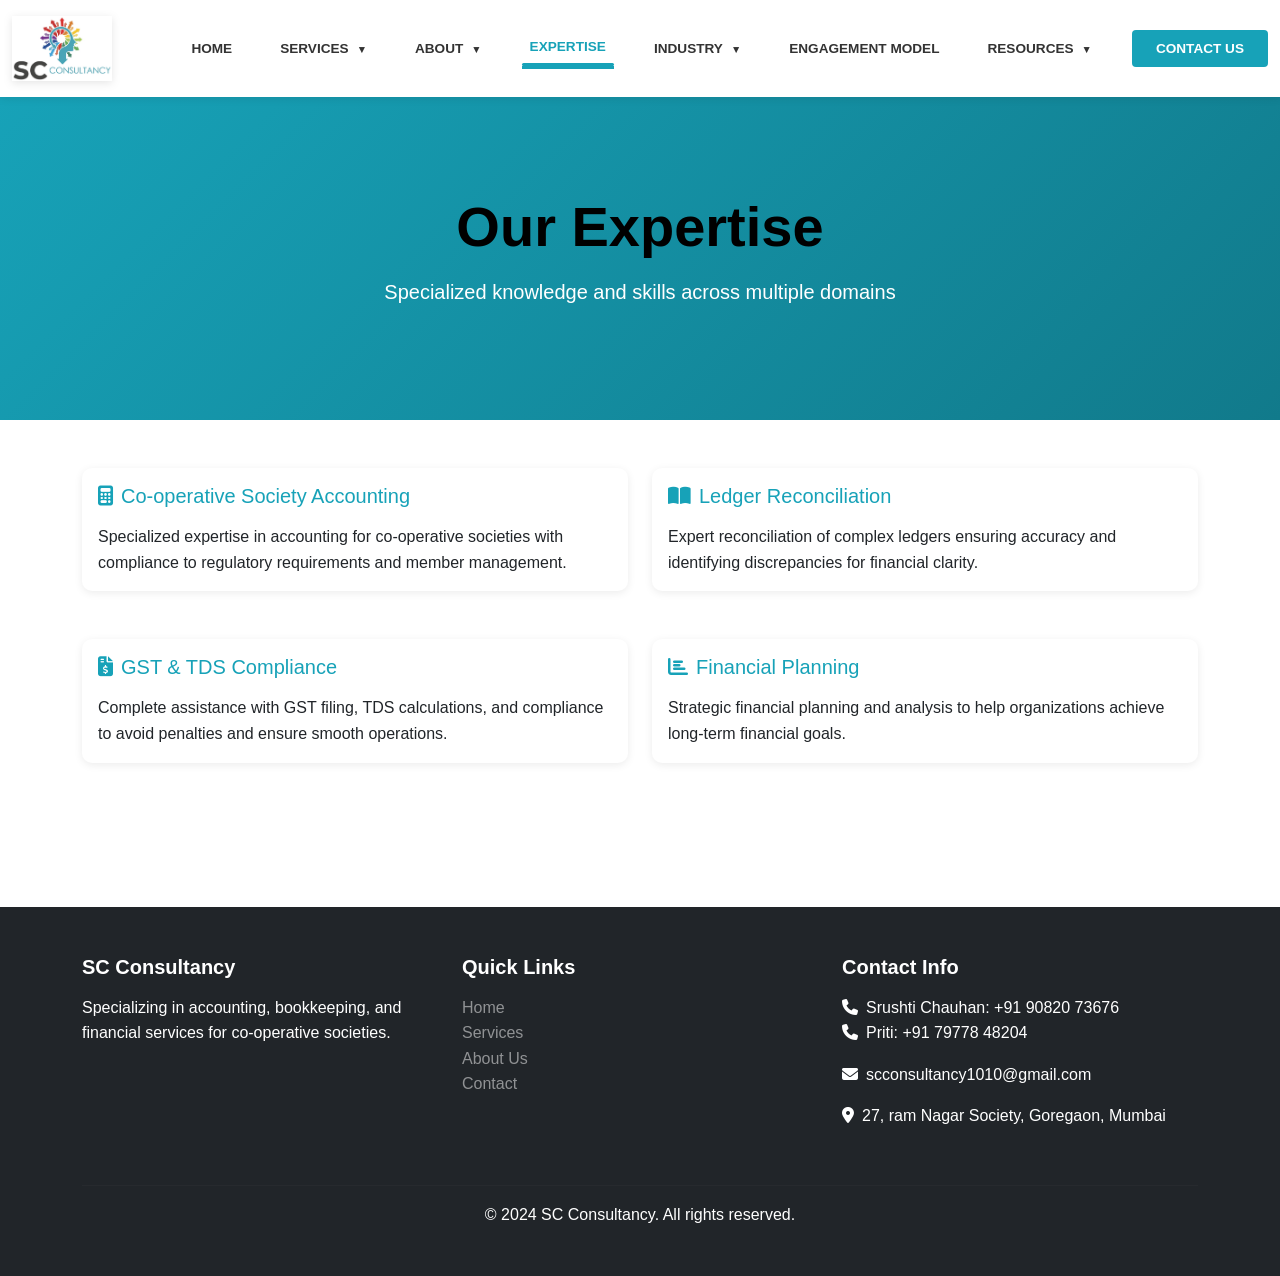
<file: expertise.html>
<!DOCTYPE html>
<html lang="en">

<head>
    <meta charset="UTF-8">
    <meta name="viewport" content="width=device-width, initial-scale=1.0">
    <title>Our Expertise - SC Consultancy</title>
    <meta name="description"
        content="Explore our expertise in accounting, bookkeeping, GST, TDS, and financial planning for Co-operative Societies.">

    <!-- Bootstrap 5 CSS -->
    <link href="https://cdn.jsdelivr.net/npm/bootstrap@5.3.0/dist/css/bootstrap.min.css" rel="stylesheet">
    <!-- Font Awesome Icons -->
    <link rel="stylesheet" href="https://cdnjs.cloudflare.com/ajax/libs/font-awesome/6.4.0/css/all.min.css">
    <!-- Custom CSS -->
    <link rel="stylesheet" href="css/style.css">
    <link rel="stylesheet" href="css/responsive.css">
</head>

<body>
    <!-- Navigation Bar -->
    <nav class="navbar navbar-expand-lg navbar-light bg-white sticky-top shadow-sm">
        <div class="container-fluid">
            <a class="navbar-brand fw-bold" href="index.html">
                <img src="images/logo-main.png" alt="SC Consultancy" class="navbar-logo">
            </a>
            <button class="navbar-toggler" type="button" data-bs-toggle="collapse" data-bs-target="#navbarNav">
                <span class="navbar-toggler-icon"></span>
            </button>
            <div class="collapse navbar-collapse" id="navbarNav">
                <ul class="navbar-nav ms-auto align-items-center">
                    <li class="nav-item"><a class="nav-link" href="index.html">HOME</a></li>
                    <li class="nav-item"><a class="nav-link has-dropdown" href="services.html">SERVICES</a></li>
                    <li class="nav-item dropdown">
                        <a class="nav-link has-dropdown" href="about.html" id="aboutDropdown" role="button"
                            data-bs-toggle="dropdown" aria-expanded="false">ABOUT</a>
                        <ul class="dropdown-menu" aria-labelledby="aboutDropdown">
                            <li><a class="dropdown-item" href="about.html#why-us">Why SC Consultancy</a></li>
                            <li><a class="dropdown-item" href="company.html">Company</a></li>
                            <li><a class="dropdown-item" href="team.html">Meet the Team</a></li>
                            <li><a class="dropdown-item" href="about.html#career">Career</a></li>
                        </ul>
                    </li>
                    <li class="nav-item"><a class="nav-link active" href="expertise.html">EXPERTISE</a>
                    </li>
                    <li class="nav-item"><a class="nav-link has-dropdown" href="industry.html">INDUSTRY</a></li>
                    <li class="nav-item"><a class="nav-link" href="engagement.html">ENGAGEMENT MODEL</a></li>
                    <li class="nav-item"><a class="nav-link has-dropdown" href="resources.html">RESOURCES</a></li>
                    <li class="nav-item"><a class="nav-link navbar-cta" href="contact.html">CONTACT US</a></li>
                </ul>
            </div>
        </div>
    </nav>

    <!-- Page Header -->
    <section class="page-header text-white text-center py-5"
        style="background: linear-gradient(135deg, #17a2b8 0%, #117a8b 100%);">
        <div class="container py-5">
            <h1 class="display-4 fw-bold mb-3">Our Expertise</h1>
            <p class="lead">Specialized knowledge and skills across multiple domains</p>
        </div>
    </section>

    <!-- Expertise Content -->
    <section class="py-5">
        <div class="container">
            <div class="row g-4 mb-5">
                <div class="col-md-6">
                    <div class="card h-100 border-0 shadow-sm">
                        <div class="card-body">
                            <h5 class="card-title text-primary mb-3">
                                <i class="fas fa-calculator me-2"></i>Co-operative Society Accounting
                            </h5>
                            <p class="card-text">Specialized expertise in accounting for co-operative societies with
                                compliance to regulatory requirements and member management.</p>
                        </div>
                    </div>
                </div>
                <div class="col-md-6">
                    <div class="card h-100 border-0 shadow-sm">
                        <div class="card-body">
                            <h5 class="card-title text-primary mb-3">
                                <i class="fas fa-book-open me-2"></i>Ledger Reconciliation
                            </h5>
                            <p class="card-text">Expert reconciliation of complex ledgers ensuring accuracy and
                                identifying discrepancies for financial clarity.</p>
                        </div>
                    </div>
                </div>
            </div>

            <div class="row g-4 mb-5">
                <div class="col-md-6">
                    <div class="card h-100 border-0 shadow-sm">
                        <div class="card-body">
                            <h5 class="card-title text-primary mb-3">
                                <i class="fas fa-file-invoice-dollar me-2"></i>GST & TDS Compliance
                            </h5>
                            <p class="card-text">Complete assistance with GST filing, TDS calculations, and compliance
                                to avoid penalties and ensure smooth operations.</p>
                        </div>
                    </div>
                </div>
                <div class="col-md-6">
                    <div class="card h-100 border-0 shadow-sm">
                        <div class="card-body">
                            <h5 class="card-title text-primary mb-3">
                                <i class="fas fa-chart-bar me-2"></i>Financial Planning
                            </h5>
                            <p class="card-text">Strategic financial planning and analysis to help organizations achieve
                                long-term financial goals.</p>
                        </div>
                    </div>
                </div>
            </div>
        </div>
    </section>

    <!-- Footer -->
    <footer class="bg-dark text-white py-5 mt-5">
        <div class="container">
            <div class="row">
                <div class="col-md-4 mb-4">
                    <h5 class="fw-bold mb-3">SC Consultancy</h5>
                    <p>Specializing in accounting, bookkeeping, and financial services for co-operative societies.</p>
                </div>
                <div class="col-md-4 mb-4">
                    <h5 class="fw-bold mb-3">Quick Links</h5>
                    <ul class="list-unstyled">
                        <li><a href="index.html" class="text-decoration-none text-white-50">Home</a></li>
                        <li><a href="services.html" class="text-decoration-none text-white-50">Services</a></li>
                        <li><a href="about.html" class="text-decoration-none text-white-50">About Us</a></li>
                        <li><a href="contact.html" class="text-decoration-none text-white-50">Contact</a></li>
                    </ul>
                </div>
                <div class="col-md-4 mb-4">
                    <h5 class="fw-bold mb-3">Contact Info</h5>
                    <p><i class="fas fa-phone me-2"></i>Srushti Chauhan: +91 90820 73676<br>
                        <i class="fas fa-phone me-2"></i>Priti: +91 79778 48204
                    </p>
                    <p><i class="fas fa-envelope me-2"></i>scconsultancy1010@gmail.com</p>
                    <p><i class="fas fa-map-marker-alt me-2"></i>27, ram Nagar Society, Goregaon, Mumbai</p>
                </div>
            </div>
            <hr class="bg-white-50">
            <div class="text-center">
                <p class="mb-0">&copy; 2024 SC Consultancy. All rights reserved.</p>
            </div>
        </div>
    </footer>

    <!-- Bootstrap JS -->
    <script src="https://cdn.jsdelivr.net/npm/bootstrap@5.3.0/dist/js/bootstrap.bundle.min.js"></script>
    <!-- Custom Scripts -->
    <script src="js/script.js"></script>
</body>

</html>
</file>
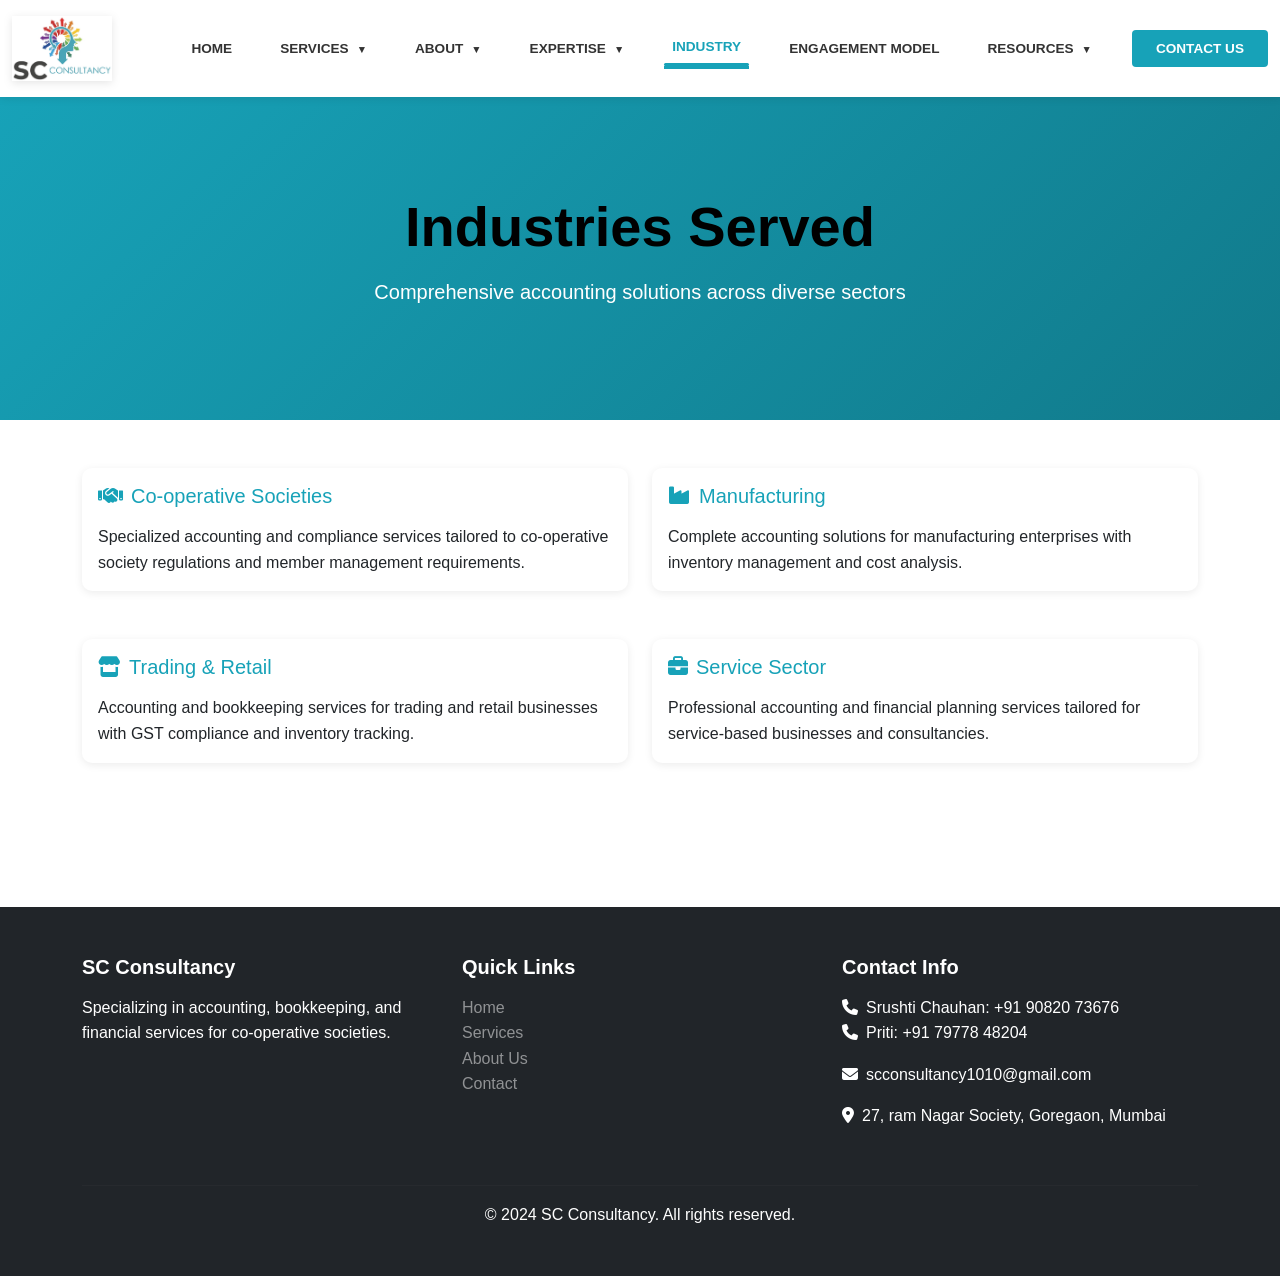
<file: industry.html>
<!DOCTYPE html>
<html lang="en">

<head>
    <meta charset="UTF-8">
    <meta name="viewport" content="width=device-width, initial-scale=1.0">
    <title>Industries Served - SC Consultancy</title>
    <meta name="description"
        content="SC Consultancy serves multiple industries including co-operative societies, trading, manufacturing, and service sectors.">

    <!-- Bootstrap 5 CSS -->
    <link href="https://cdn.jsdelivr.net/npm/bootstrap@5.3.0/dist/css/bootstrap.min.css" rel="stylesheet">
    <!-- Font Awesome Icons -->
    <link rel="stylesheet" href="https://cdnjs.cloudflare.com/ajax/libs/font-awesome/6.4.0/css/all.min.css">
    <!-- Custom CSS -->
    <link rel="stylesheet" href="css/style.css">
    <link rel="stylesheet" href="css/responsive.css">
</head>

<body>
    <!-- Navigation Bar -->
    <nav class="navbar navbar-expand-lg navbar-light bg-white sticky-top shadow-sm">
        <div class="container-fluid">
            <a class="navbar-brand fw-bold" href="index.html">
                <img src="images/logo-main.png" alt="SC Consultancy" class="navbar-logo">
            </a>
            <button class="navbar-toggler" type="button" data-bs-toggle="collapse" data-bs-target="#navbarNav">
                <span class="navbar-toggler-icon"></span>
            </button>
            <div class="collapse navbar-collapse" id="navbarNav">
                <ul class="navbar-nav ms-auto align-items-center">
                    <li class="nav-item"><a class="nav-link" href="index.html">HOME</a></li>
                    <li class="nav-item"><a class="nav-link has-dropdown" href="services.html">SERVICES</a></li>
                    <li class="nav-item dropdown">
                        <a class="nav-link has-dropdown" href="about.html" id="aboutDropdown" role="button"
                            data-bs-toggle="dropdown" aria-expanded="false">ABOUT</a>
                        <ul class="dropdown-menu" aria-labelledby="aboutDropdown">
                            <li><a class="dropdown-item" href="about.html#why-us">Why SC Consultancy</a></li>
                            <li><a class="dropdown-item" href="company.html">Company</a></li>
                            <li><a class="dropdown-item" href="team.html">Meet the Team</a></li>
                            <li><a class="dropdown-item" href="about.html#career">Career</a></li>
                        </ul>
                    </li>
                    <li class="nav-item"><a class="nav-link has-dropdown" href="expertise.html">EXPERTISE</a></li>
                    <li class="nav-item"><a class="nav-link active" href="industry.html">INDUSTRY</a></li>
                    <li class="nav-item"><a class="nav-link" href="engagement.html">ENGAGEMENT MODEL</a></li>
                    <li class="nav-item"><a class="nav-link has-dropdown" href="resources.html">RESOURCES</a></li>
                    <li class="nav-item"><a class="nav-link navbar-cta" href="contact.html">CONTACT US</a></li>
                </ul>
            </div>
        </div>
    </nav>

    <!-- Page Header -->
    <section class="page-header text-white text-center py-5"
        style="background: linear-gradient(135deg, #17a2b8 0%, #117a8b 100%);">
        <div class="container py-5">
            <h1 class="display-4 fw-bold mb-3">Industries Served</h1>
            <p class="lead">Comprehensive accounting solutions across diverse sectors</p>
        </div>
    </section>

    <!-- Industries Content -->
    <section class="py-5">
        <div class="container">
            <div class="row g-4 mb-5">
                <div class="col-md-6">
                    <div class="card h-100 border-0 shadow-sm">
                        <div class="card-body">
                            <h5 class="card-title text-primary mb-3">
                                <i class="fas fa-handshake me-2"></i>Co-operative Societies
                            </h5>
                            <p class="card-text">Specialized accounting and compliance services tailored to co-operative
                                society regulations and member management requirements.</p>
                        </div>
                    </div>
                </div>
                <div class="col-md-6">
                    <div class="card h-100 border-0 shadow-sm">
                        <div class="card-body">
                            <h5 class="card-title text-primary mb-3">
                                <i class="fas fa-industry me-2"></i>Manufacturing
                            </h5>
                            <p class="card-text">Complete accounting solutions for manufacturing enterprises with
                                inventory management and cost analysis.</p>
                        </div>
                    </div>
                </div>
            </div>

            <div class="row g-4 mb-5">
                <div class="col-md-6">
                    <div class="card h-100 border-0 shadow-sm">
                        <div class="card-body">
                            <h5 class="card-title text-primary mb-3">
                                <i class="fas fa-store me-2"></i>Trading & Retail
                            </h5>
                            <p class="card-text">Accounting and bookkeeping services for trading and retail businesses
                                with GST compliance and inventory tracking.</p>
                        </div>
                    </div>
                </div>
                <div class="col-md-6">
                    <div class="card h-100 border-0 shadow-sm">
                        <div class="card-body">
                            <h5 class="card-title text-primary mb-3">
                                <i class="fas fa-briefcase me-2"></i>Service Sector
                            </h5>
                            <p class="card-text">Professional accounting and financial planning services tailored for
                                service-based businesses and consultancies.</p>
                        </div>
                    </div>
                </div>
            </div>
        </div>
    </section>

    <!-- Footer -->
    <footer class="bg-dark text-white py-5 mt-5">
        <div class="container">
            <div class="row">
                <div class="col-md-4 mb-4">
                    <h5 class="fw-bold mb-3">SC Consultancy</h5>
                    <p>Specializing in accounting, bookkeeping, and financial services for co-operative societies.</p>
                </div>
                <div class="col-md-4 mb-4">
                    <h5 class="fw-bold mb-3">Quick Links</h5>
                    <ul class="list-unstyled">
                        <li><a href="index.html" class="text-decoration-none text-white-50">Home</a></li>
                        <li><a href="services.html" class="text-decoration-none text-white-50">Services</a></li>
                        <li><a href="about.html" class="text-decoration-none text-white-50">About Us</a></li>
                        <li><a href="contact.html" class="text-decoration-none text-white-50">Contact</a></li>
                    </ul>
                </div>
                <div class="col-md-4 mb-4">
                    <h5 class="fw-bold mb-3">Contact Info</h5>
                    <p><i class="fas fa-phone me-2"></i>Srushti Chauhan: +91 90820 73676<br>
                        <i class="fas fa-phone me-2"></i>Priti: +91 79778 48204
                    </p>
                    <p><i class="fas fa-envelope me-2"></i>scconsultancy1010@gmail.com</p>
                    <p><i class="fas fa-map-marker-alt me-2"></i>27, ram Nagar Society, Goregaon, Mumbai</p>
                </div>
            </div>
            <hr class="bg-white-50">
            <div class="text-center">
                <p class="mb-0">&copy; 2024 SC Consultancy. All rights reserved.</p>
            </div>
        </div>
    </footer>

    <!-- Bootstrap JS -->
    <script src="https://cdn.jsdelivr.net/npm/bootstrap@5.3.0/dist/js/bootstrap.bundle.min.js"></script>
    <!-- Custom Scripts -->
    <script src="js/script.js"></script>
</body>

</html>
</file>
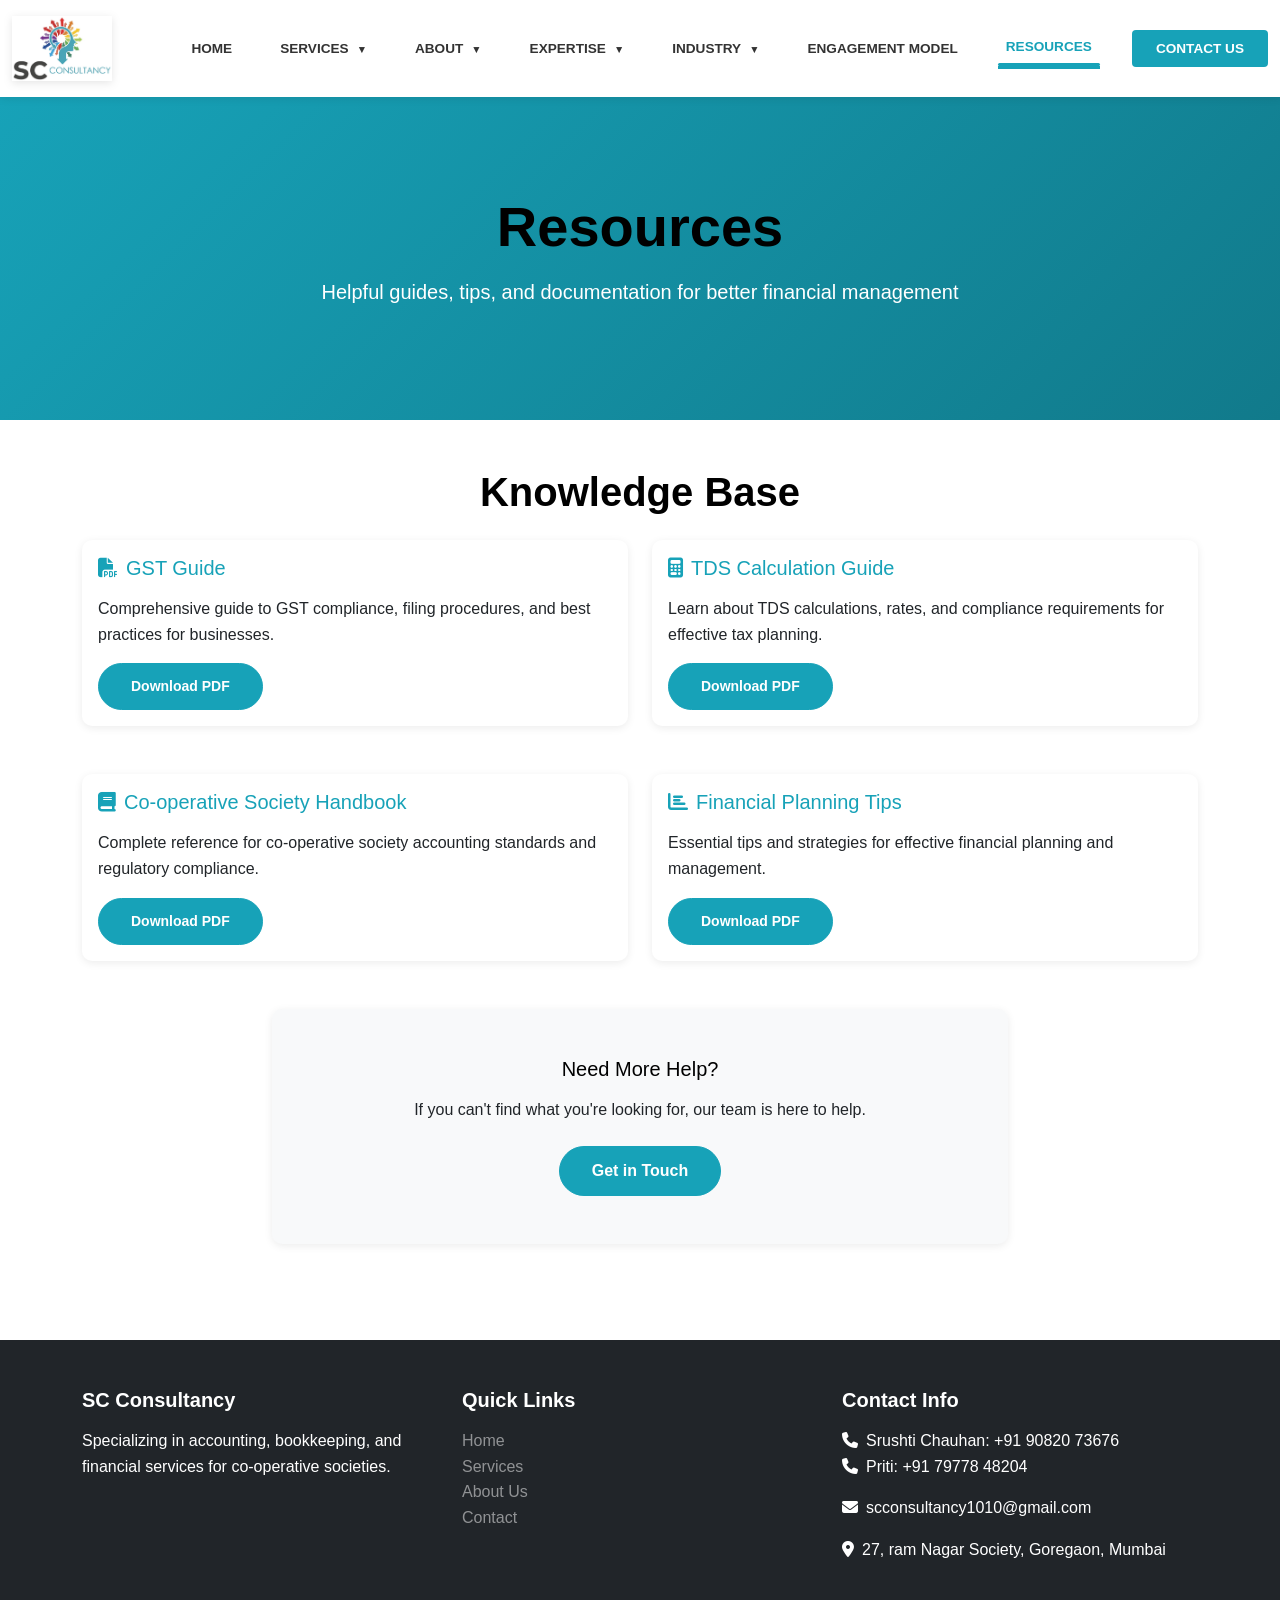
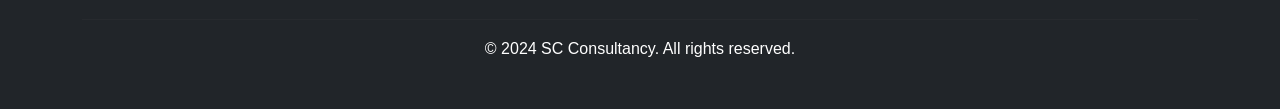
<file: resources.html>
<!DOCTYPE html>
<html lang="en">

<head>
    <meta charset="UTF-8">
    <meta name="viewport" content="width=device-width, initial-scale=1.0">
    <title>Resources - SC Consultancy</title>
    <meta name="description"
        content="Access helpful resources, guides, and documentation for accounting and financial management.">

    <!-- Bootstrap 5 CSS -->
    <link href="https://cdn.jsdelivr.net/npm/bootstrap@5.3.0/dist/css/bootstrap.min.css" rel="stylesheet">
    <!-- Font Awesome Icons -->
    <link rel="stylesheet" href="https://cdnjs.cloudflare.com/ajax/libs/font-awesome/6.4.0/css/all.min.css">
    <!-- Custom CSS -->
    <link rel="stylesheet" href="css/style.css">
    <link rel="stylesheet" href="css/responsive.css">
</head>

<body>
    <!-- Navigation Bar -->
    <nav class="navbar navbar-expand-lg navbar-light bg-white sticky-top shadow-sm">
        <div class="container-fluid">
            <a class="navbar-brand fw-bold" href="index.html">
                <img src="images/logo-main.png" alt="SC Consultancy" class="navbar-logo">
            </a>
            <button class="navbar-toggler" type="button" data-bs-toggle="collapse" data-bs-target="#navbarNav">
                <span class="navbar-toggler-icon"></span>
            </button>
            <div class="collapse navbar-collapse" id="navbarNav">
                <ul class="navbar-nav ms-auto align-items-center">
                    <li class="nav-item"><a class="nav-link" href="index.html">HOME</a></li>
                    <li class="nav-item"><a class="nav-link has-dropdown" href="services.html">SERVICES</a></li>
                    <li class="nav-item dropdown">
                        <a class="nav-link has-dropdown" href="about.html" id="aboutDropdown" role="button"
                            data-bs-toggle="dropdown" aria-expanded="false">ABOUT</a>
                        <ul class="dropdown-menu" aria-labelledby="aboutDropdown">
                            <li><a class="dropdown-item" href="about.html#why-us">Why SC Consultancy</a></li>
                            <li><a class="dropdown-item" href="company.html">Company</a></li>
                            <li><a class="dropdown-item" href="team.html">Meet the Team</a></li>
                            <li><a class="dropdown-item" href="about.html#career">Career</a></li>
                        </ul>
                    </li>
                    <li class="nav-item"><a class="nav-link has-dropdown" href="expertise.html">EXPERTISE</a></li>
                    <li class="nav-item"><a class="nav-link has-dropdown" href="industry.html">INDUSTRY</a></li>
                    <li class="nav-item"><a class="nav-link" href="engagement.html">ENGAGEMENT MODEL</a></li>
                    <li class="nav-item"><a class="nav-link" href="resources.html">RESOURCES</a>
                    </li>
                    <li class="nav-item"><a class="nav-link navbar-cta" href="contact.html">CONTACT US</a></li>
                </ul>
            </div>
        </div>
    </nav>

    <!-- Page Header -->
    <section class="page-header text-white text-center py-5"
        style="background: linear-gradient(135deg, #17a2b8 0%, #117a8b 100%);">
        <div class="container py-5">
            <h1 class="display-4 fw-bold mb-3">Resources</h1>
            <p class="lead">Helpful guides, tips, and documentation for better financial management</p>
        </div>
    </section>

    <!-- Resources Content -->
    <section class="py-5">
        <div class="container">
            <h2 class="mb-4 text-center fw-bold">Knowledge Base</h2>
            <div class="row g-4 mb-5">
                <div class="col-md-6">
                    <div class="card h-100 border-0 shadow-sm">
                        <div class="card-body">
                            <h5 class="card-title text-primary mb-3">
                                <i class="fas fa-file-pdf me-2"></i>GST Guide
                            </h5>
                            <p class="card-text">Comprehensive guide to GST compliance, filing procedures, and best
                                practices for businesses.</p>
                            <a href="#" class="btn btn-sm btn-primary">Download PDF</a>
                        </div>
                    </div>
                </div>
                <div class="col-md-6">
                    <div class="card h-100 border-0 shadow-sm">
                        <div class="card-body">
                            <h5 class="card-title text-primary mb-3">
                                <i class="fas fa-calculator me-2"></i>TDS Calculation Guide
                            </h5>
                            <p class="card-text">Learn about TDS calculations, rates, and compliance requirements for
                                effective tax planning.</p>
                            <a href="#" class="btn btn-sm btn-primary">Download PDF</a>
                        </div>
                    </div>
                </div>
            </div>

            <div class="row g-4 mb-5">
                <div class="col-md-6">
                    <div class="card h-100 border-0 shadow-sm">
                        <div class="card-body">
                            <h5 class="card-title text-primary mb-3">
                                <i class="fas fa-book me-2"></i>Co-operative Society Handbook
                            </h5>
                            <p class="card-text">Complete reference for co-operative society accounting standards and
                                regulatory compliance.</p>
                            <a href="#" class="btn btn-sm btn-primary">Download PDF</a>
                        </div>
                    </div>
                </div>
                <div class="col-md-6">
                    <div class="card h-100 border-0 shadow-sm">
                        <div class="card-body">
                            <h5 class="card-title text-primary mb-3">
                                <i class="fas fa-chart-bar me-2"></i>Financial Planning Tips
                            </h5>
                            <p class="card-text">Essential tips and strategies for effective financial planning and
                                management.</p>
                            <a href="#" class="btn btn-sm btn-primary">Download PDF</a>
                        </div>
                    </div>
                </div>
            </div>

            <div class="row mt-5">
                <div class="col-lg-8 mx-auto">
                    <div class="card border-0 shadow-sm bg-light">
                        <div class="card-body text-center py-5">
                            <h5 class="card-title mb-3">Need More Help?</h5>
                            <p class="card-text mb-4">If you can't find what you're looking for, our team is here to
                                help.</p>
                            <a href="contact.html" class="btn btn-primary">Get in Touch</a>
                        </div>
                    </div>
                </div>
            </div>
        </div>
    </section>

    <!-- Footer -->
    <footer class="bg-dark text-white py-5 mt-5">
        <div class="container">
            <div class="row">
                <div class="col-md-4 mb-4">
                    <h5 class="fw-bold mb-3">SC Consultancy</h5>
                    <p>Specializing in accounting, bookkeeping, and financial services for co-operative societies.</p>
                </div>
                <div class="col-md-4 mb-4">
                    <h5 class="fw-bold mb-3">Quick Links</h5>
                    <ul class="list-unstyled">
                        <li><a href="index.html" class="text-decoration-none text-white-50">Home</a></li>
                        <li><a href="services.html" class="text-decoration-none text-white-50">Services</a></li>
                        <li><a href="about.html" class="text-decoration-none text-white-50">About Us</a></li>
                        <li><a href="contact.html" class="text-decoration-none text-white-50">Contact</a></li>
                    </ul>
                </div>
                <div class="col-md-4 mb-4">
                    <h5 class="fw-bold mb-3">Contact Info</h5>
                    <p><i class="fas fa-phone me-2"></i>Srushti Chauhan: +91 90820 73676<br>
                        <i class="fas fa-phone me-2"></i>Priti: +91 79778 48204
                    </p>
                    <p><i class="fas fa-envelope me-2"></i>scconsultancy1010@gmail.com</p>
                    <p><i class="fas fa-map-marker-alt me-2"></i>27, ram Nagar Society, Goregaon, Mumbai</p>
                </div>
            </div>
            <hr class="bg-white-50">
            <div class="text-center">
                <p class="mb-0">&copy; 2024 SC Consultancy. All rights reserved.</p>
            </div>
        </div>
    </footer>

    <!-- Bootstrap JS -->
    <script src="https://cdn.jsdelivr.net/npm/bootstrap@5.3.0/dist/js/bootstrap.bundle.min.js"></script>
    <!-- Custom Scripts -->
    <script src="js/script.js"></script>
</body>

</html>
</file>
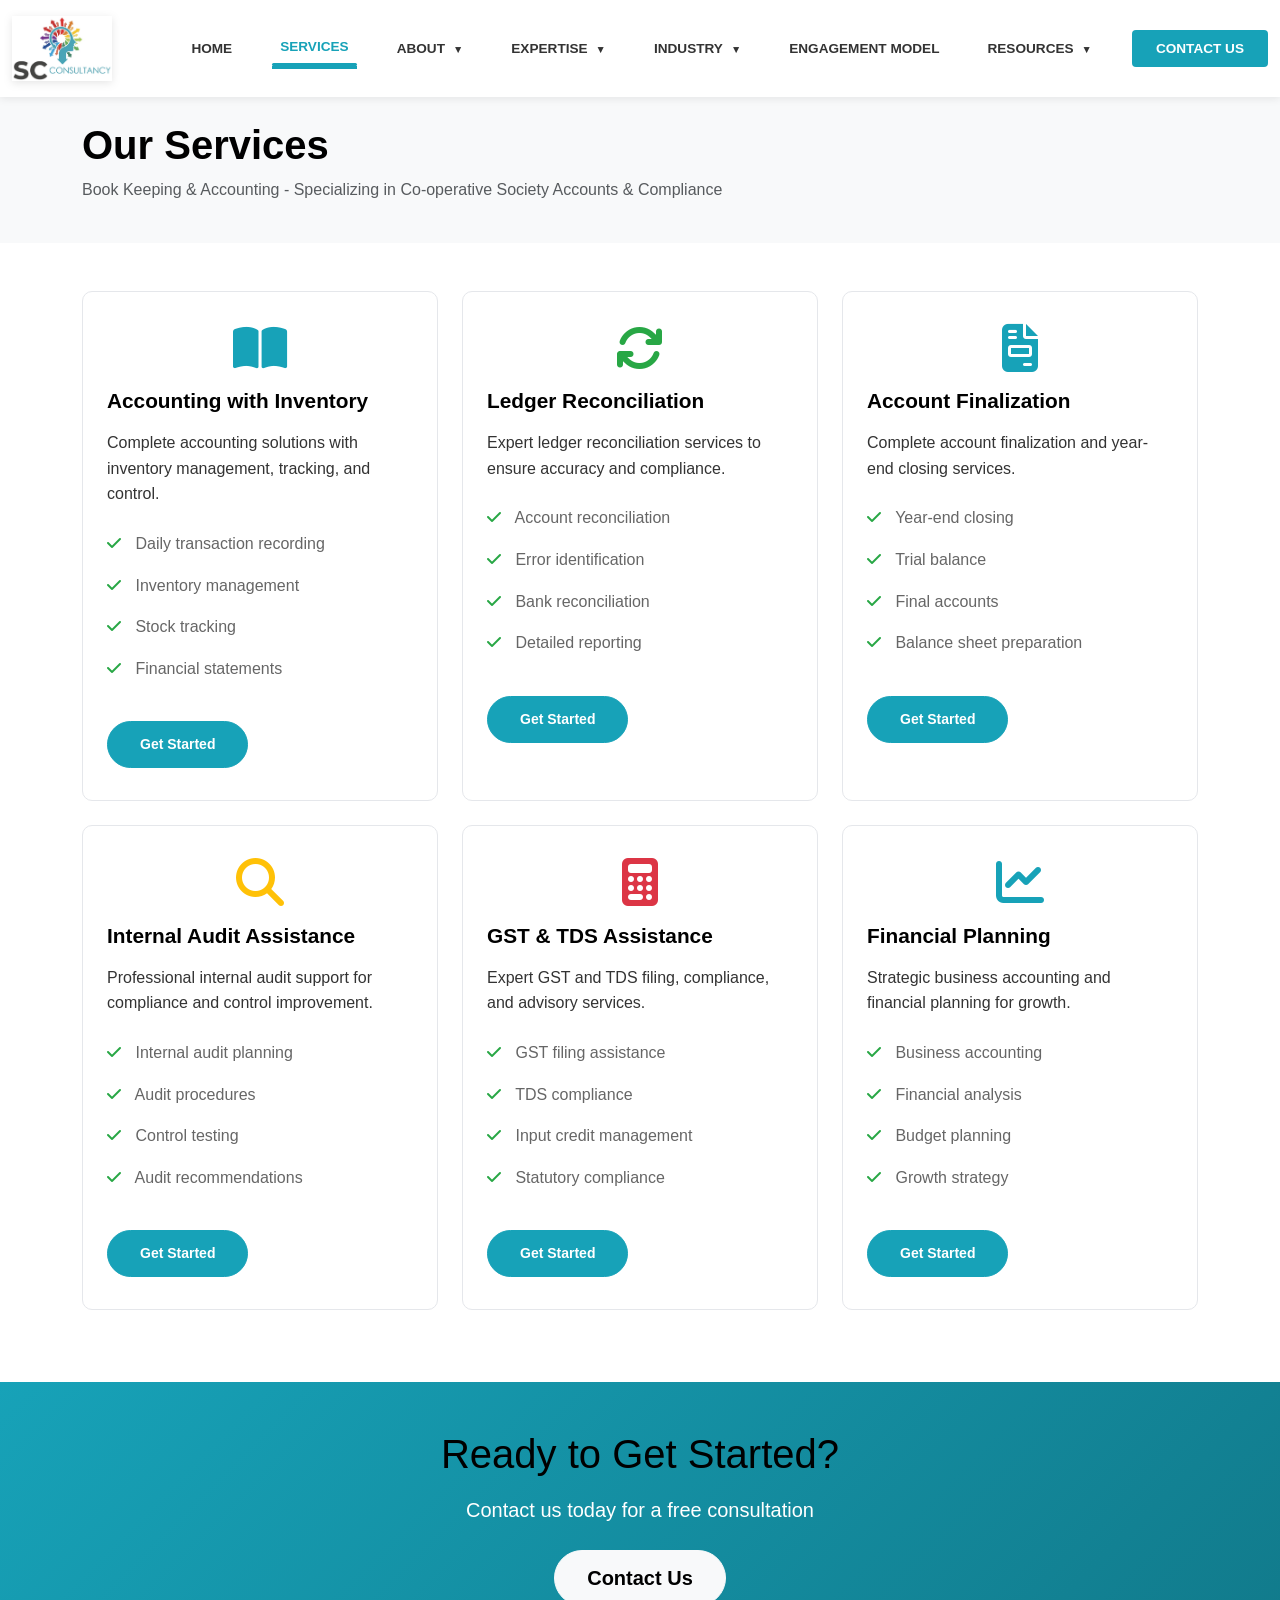
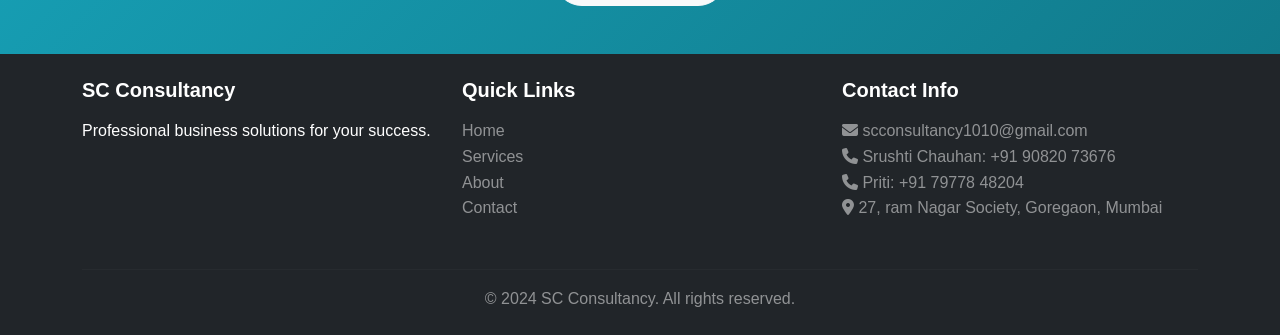
<file: services.html>
<!DOCTYPE html>
<html lang="en">

<head>
    <meta charset="UTF-8">
    <meta name="viewport" content="width=device-width, initial-scale=1.0">
    <title>Services - SC Consultancy Book Keeping & Accounting</title>
    <meta name="description"
        content="Explore SC Consultancy's book keeping, accounting, GST, TDS, and Co-operative Society compliance services.">

    <!-- Bootstrap 5 CSS -->
    <link href="https://cdn.jsdelivr.net/npm/bootstrap@5.3.0/dist/css/bootstrap.min.css" rel="stylesheet">
    <!-- Font Awesome Icons -->
    <link rel="stylesheet" href="https://cdnjs.cloudflare.com/ajax/libs/font-awesome/6.4.0/css/all.min.css">
    <!-- Custom CSS -->
    <link rel="stylesheet" href="css/style.css">
    <link rel="stylesheet" href="css/responsive.css">
</head>

<body>
    <!-- Navigation Bar -->
    <nav class="navbar navbar-expand-lg navbar-light bg-white sticky-top shadow-sm">
        <div class="container-fluid">
            <a class="navbar-brand fw-bold" href="index.html">
                <img src="images/logo-main.png" alt="SC Consultancy" class="navbar-logo">
            </a>
            <button class="navbar-toggler" type="button" data-bs-toggle="collapse" data-bs-target="#navbarNav">
                <span class="navbar-toggler-icon"></span>
            </button>
            <div class="collapse navbar-collapse" id="navbarNav">
                <ul class="navbar-nav ms-auto align-items-center">
                    <li class="nav-item"><a class="nav-link" href="index.html">HOME</a></li>
                    <li class="nav-item"><a class="nav-link" href="services.html">SERVICES</a></li>
                    <li class="nav-item dropdown">
                        <a class="nav-link has-dropdown" href="about.html" id="aboutDropdown" role="button"
                            data-bs-toggle="dropdown" aria-expanded="false">ABOUT</a>
                        <ul class="dropdown-menu" aria-labelledby="aboutDropdown">
                            <li><a class="dropdown-item" href="about.html#why-us">Why SC Consultancy</a></li>
                            <li><a class="dropdown-item" href="company.html">Company</a></li>
                            <li><a class="dropdown-item" href="team.html">Meet the Team</a></li>
                            <li><a class="dropdown-item" href="about.html#career">Career</a></li>
                        </ul>
                    </li>
                    <li class="nav-item"><a class="nav-link has-dropdown" href="expertise.html">EXPERTISE</a></li>
                    <li class="nav-item"><a class="nav-link has-dropdown" href="industry.html">INDUSTRY</a></li>
                    <li class="nav-item"><a class="nav-link" href="engagement.html">ENGAGEMENT MODEL</a></li>
                    <li class="nav-item"><a class="nav-link has-dropdown" href="resources.html">RESOURCES</a></li>
                    <li class="nav-item"><a class="nav-link navbar-cta" href="contact.html">CONTACT US</a></li>
                </ul>
            </div>
        </div>
    </nav>

    <!-- Page Header -->
    <section class="py-4 bg-light">
        <div class="container">
            <h1 class="fw-bold">Our Services</h1>
            <p class="text-muted">Book Keeping & Accounting - Specializing in Co-operative Society Accounts & Compliance
            </p>
        </div>
    </section>

    <!-- Services Grid -->
    <section class="py-5 bg-white">
        <div class="container">
            <div class="row">
                <!-- Service 1 -->
                <div class="col-md-6 col-lg-4 mb-4">
                    <div class="service-detail-card h-100">
                        <div class="service-icon mb-3">
                            <i class="fas fa-book-open fa-3x text-primary" style="color: #17a2b8 !important;"></i>
                        </div>
                        <h3 class="fw-bold">Accounting with Inventory</h3>
                        <p>Complete accounting solutions with inventory management, tracking, and control.</p>
                        <ul class="list-unstyled">
                            <li><i class="fas fa-check text-success"></i> Daily transaction recording</li>
                            <li><i class="fas fa-check text-success"></i> Inventory management</li>
                            <li><i class="fas fa-check text-success"></i> Stock tracking</li>
                            <li><i class="fas fa-check text-success"></i> Financial statements</li>
                        </ul>
                        <a href="contact.html" class="btn btn-primary btn-sm mt-3">Get Started</a>
                    </div>
                </div>

                <!-- Service 2 -->
                <div class="col-md-6 col-lg-4 mb-4">
                    <div class="service-detail-card h-100">
                        <div class="service-icon mb-3">
                            <i class="fas fa-sync fa-3x text-success"></i>
                        </div>
                        <h3 class="fw-bold">Ledger Reconciliation</h3>
                        <p>Expert ledger reconciliation services to ensure accuracy and compliance.</p>
                        <ul class="list-unstyled">
                            <li><i class="fas fa-check text-success"></i> Account reconciliation</li>
                            <li><i class="fas fa-check text-success"></i> Error identification</li>
                            <li><i class="fas fa-check text-success"></i> Bank reconciliation</li>
                            <li><i class="fas fa-check text-success"></i> Detailed reporting</li>
                        </ul>
                        <a href="contact.html" class="btn btn-primary btn-sm mt-3">Get Started</a>
                    </div>
                </div>

                <!-- Service 3 -->
                <div class="col-md-6 col-lg-4 mb-4">
                    <div class="service-detail-card h-100">
                        <div class="service-icon mb-3">
                            <i class="fas fa-file-invoice fa-3x text-info"></i>
                        </div>
                        <h3 class="fw-bold">Account Finalization</h3>
                        <p>Complete account finalization and year-end closing services.</p>
                        <ul class="list-unstyled">
                            <li><i class="fas fa-check text-success"></i> Year-end closing</li>
                            <li><i class="fas fa-check text-success"></i> Trial balance</li>
                            <li><i class="fas fa-check text-success"></i> Final accounts</li>
                            <li><i class="fas fa-check text-success"></i> Balance sheet preparation</li>
                        </ul>
                        <a href="contact.html" class="btn btn-primary btn-sm mt-3">Get Started</a>
                    </div>
                </div>

                <!-- Service 4 -->
                <div class="col-md-6 col-lg-4 mb-4">
                    <div class="service-detail-card h-100">
                        <div class="service-icon mb-3">
                            <i class="fas fa-search fa-3x text-warning"></i>
                        </div>
                        <h3 class="fw-bold">Internal Audit Assistance</h3>
                        <p>Professional internal audit support for compliance and control improvement.</p>
                        <ul class="list-unstyled">
                            <li><i class="fas fa-check text-success"></i> Internal audit planning</li>
                            <li><i class="fas fa-check text-success"></i> Audit procedures</li>
                            <li><i class="fas fa-check text-success"></i> Control testing</li>
                            <li><i class="fas fa-check text-success"></i> Audit recommendations</li>
                        </ul>
                        <a href="contact.html" class="btn btn-primary btn-sm mt-3">Get Started</a>
                    </div>
                </div>

                <!-- Service 5 -->
                <div class="col-md-6 col-lg-4 mb-4">
                    <div class="service-detail-card h-100">
                        <div class="service-icon mb-3">
                            <i class="fas fa-calculator fa-3x text-danger"></i>
                        </div>
                        <h3 class="fw-bold">GST & TDS Assistance</h3>
                        <p>Expert GST and TDS filing, compliance, and advisory services.</p>
                        <ul class="list-unstyled">
                            <li><i class="fas fa-check text-success"></i> GST filing assistance</li>
                            <li><i class="fas fa-check text-success"></i> TDS compliance</li>
                            <li><i class="fas fa-check text-success"></i> Input credit management</li>
                            <li><i class="fas fa-check text-success"></i> Statutory compliance</li>
                        </ul>
                        <a href="contact.html" class="btn btn-primary btn-sm mt-3">Get Started</a>
                    </div>
                </div>

                <!-- Service 6 -->
                <div class="col-md-6 col-lg-4 mb-4">
                    <div class="service-detail-card h-100">
                        <div class="service-icon mb-3">
                            <i class="fas fa-chart-line fa-3x" style="color: #17a2b8;"></i>
                        </div>
                        <h3 class="fw-bold">Financial Planning</h3>
                        <p>Strategic business accounting and financial planning for growth.</p>
                        <ul class="list-unstyled">
                            <li><i class="fas fa-check text-success"></i> Business accounting</li>
                            <li><i class="fas fa-check text-success"></i> Financial analysis</li>
                            <li><i class="fas fa-check text-success"></i> Budget planning</li>
                            <li><i class="fas fa-check text-success"></i> Growth strategy</li>
                        </ul>
                        <a href="contact.html" class="btn btn-primary btn-sm mt-3">Get Started</a>
                    </div>
                </div>
            </div>
        </div>
    </section>

    <!-- Call to Action -->
    <section class="py-5 text-white text-center" style="background: linear-gradient(135deg, #17a2b8 0%, #117a8b 100%);">
        <div class="container">
            <h2 class="mb-3">Ready to Get Started?</h2>
            <p class="lead mb-4">Contact us today for a free consultation</p>
            <a href="contact.html" class="btn btn-light btn-lg">Contact Us</a>
        </div>
    </section>

    <!-- Footer -->
    <footer class="bg-dark text-white py-4">
        <div class="container">
            <div class="row">
                <div class="col-md-4 mb-3">
                    <h5 class="fw-bold">SC Consultancy</h5>
                    <p>Professional business solutions for your success.</p>
                </div>
                <div class="col-md-4 mb-3">
                    <h5 class="fw-bold">Quick Links</h5>
                    <ul class="list-unstyled">
                        <li><a href="index.html" class="text-white-50">Home</a></li>
                        <li><a href="services.html" class="text-white-50">Services</a></li>
                        <li><a href="about.html" class="text-white-50">About</a></li>
                        <li><a href="contact.html" class="text-white-50">Contact</a></li>
                    </ul>
                </div>
                <div class="col-md-4 mb-3">
                    <h5 class="fw-bold">Contact Info</h5>
                    <ul class="list-unstyled">
                        <li><a href="mailto:scconsultancy1010@gmail.com" class="text-white-50"><i
                                    class="fas fa-envelope"></i> scconsultancy1010@gmail.com</a></li>
                        <li><a href="tel:+919082073676" class="text-white-50"><i class="fas fa-phone"></i> Srushti
                                Chauhan: +91 90820 73676</a></li>
                        <li><a href="tel:+917977848204" class="text-white-50"><i class="fas fa-phone"></i> Priti: +91
                                79778 48204</a></li>
                        <li class="text-white-50"><i class="fas fa-map-marker-alt"></i> 27, ram Nagar Society, Goregaon,
                            Mumbai</li>
                    </ul>
                </div>
            </div>
            <hr class="bg-white-50">
            <p class="text-center text-white-50 mb-0">&copy; 2024 SC Consultancy. All rights reserved.</p>
        </div>
    </footer>

    <!-- Bootstrap 5 JS -->
    <script src="https://cdn.jsdelivr.net/npm/bootstrap@5.3.0/dist/js/bootstrap.bundle.min.js"></script>
    <!-- Custom JS -->
    <script src="js/script.js"></script>
</body>

</html>
</file>
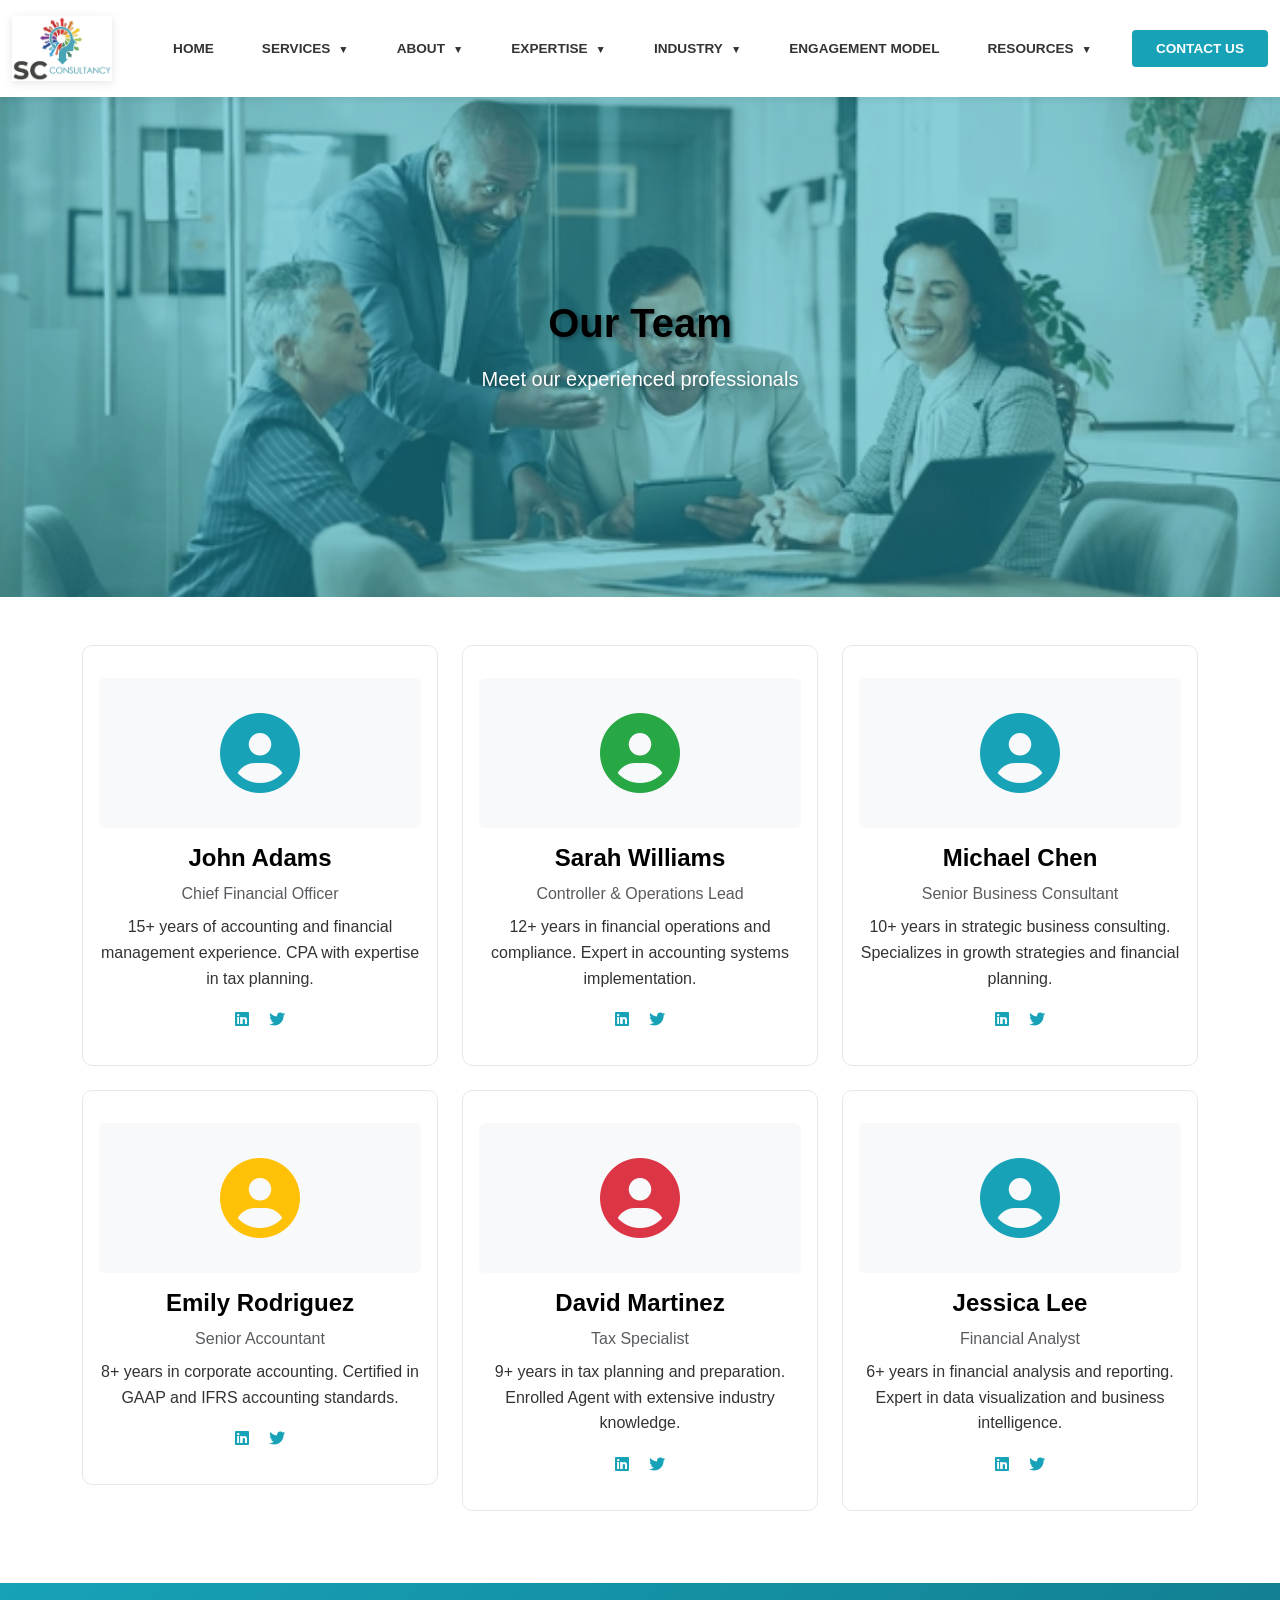
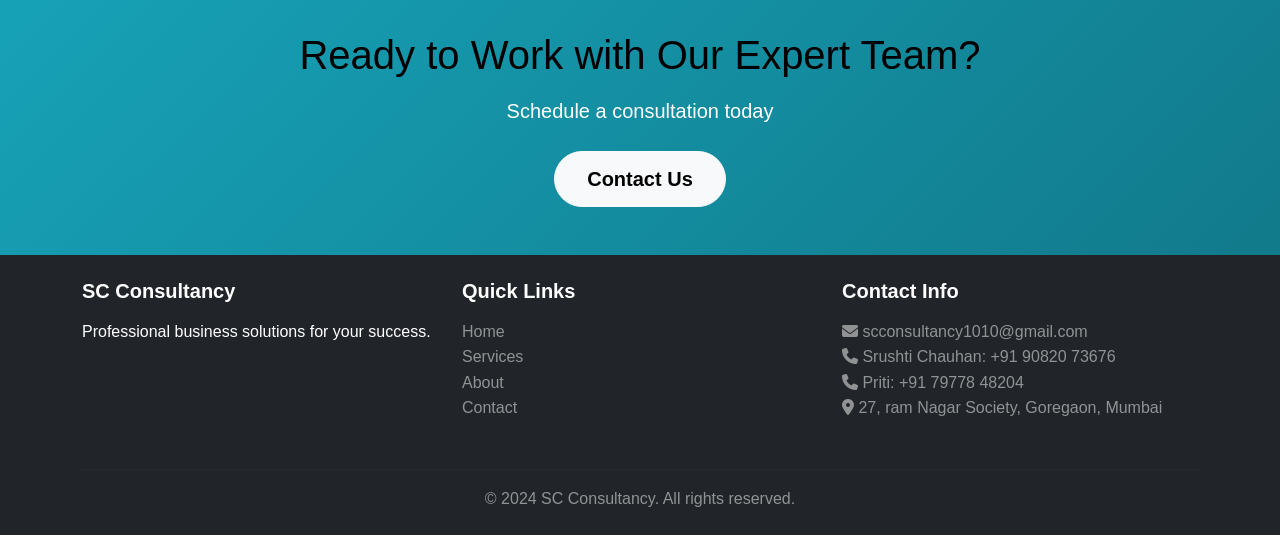
<file: team.html>
<!DOCTYPE html>
<html lang="en">

<head>
    <meta charset="UTF-8">
    <meta name="viewport" content="width=device-width, initial-scale=1.0">
    <title>Team - SC Consultancy</title>
    <meta name="description" content="Meet the talented team behind SC Consultancy.">

    <!-- Bootstrap 5 CSS -->
    <link href="https://cdn.jsdelivr.net/npm/bootstrap@5.3.0/dist/css/bootstrap.min.css" rel="stylesheet">
    <!-- Font Awesome Icons -->
    <link rel="stylesheet" href="https://cdnjs.cloudflare.com/ajax/libs/font-awesome/6.4.0/css/all.min.css">
    <!-- Custom CSS -->
    <link rel="stylesheet" href="css/style.css">
    <link rel="stylesheet" href="css/responsive.css">
</head>

<body>
    <!-- Navigation Bar -->
    <nav class="navbar navbar-expand-lg navbar-light bg-white sticky-top shadow-sm">
        <div class="container-fluid">
            <a class="navbar-brand fw-bold" href="index.html">
                <img src="images/logo-main.png" alt="SC Consultancy" class="navbar-logo">
            </a>
            <button class="navbar-toggler" type="button" data-bs-toggle="collapse" data-bs-target="#navbarNav">
                <span class="navbar-toggler-icon"></span>
            </button>
            <div class="collapse navbar-collapse" id="navbarNav">
                <ul class="navbar-nav ms-auto align-items-center">
                    <li class="nav-item"><a class="nav-link" href="index.html">HOME</a></li>
                    <li class="nav-item"><a class="nav-link has-dropdown" href="services.html">SERVICES</a></li>
                    <li class="nav-item dropdown">
                        <a class="nav-link active has-dropdown" href="about.html" id="aboutDropdown" role="button"
                            data-bs-toggle="dropdown" aria-expanded="false">ABOUT</a>
                        <ul class="dropdown-menu" aria-labelledby="aboutDropdown">
                            <li><a class="dropdown-item" href="about.html#why-us">Why SC Consultancy</a></li>
                            <li><a class="dropdown-item" href="company.html">Company</a></li>
                            <li><a class="dropdown-item" href="team.html">Meet the Team</a></li>
                            <li><a class="dropdown-item" href="about.html#career">Career</a></li>
                        </ul>
                    </li>
                    <li class="nav-item"><a class="nav-link has-dropdown" href="expertise.html">EXPERTISE</a></li>
                    <li class="nav-item"><a class="nav-link has-dropdown" href="industry.html">INDUSTRY</a></li>
                    <li class="nav-item"><a class="nav-link" href="engagement.html">ENGAGEMENT MODEL</a></li>
                    <li class="nav-item"><a class="nav-link has-dropdown" href="resources.html">RESOURCES</a></li>
                    <li class="nav-item"><a class="nav-link navbar-cta" href="contact.html">CONTACT US</a></li>
                </ul>
            </div>
        </div>
    </nav>

    <!-- Page Header -->
    <section class="team-header">
        <div class="container">
            <h1 class="fw-bold mb-3">Our Team</h1>
            <p class="lead mb-0">Meet our experienced professionals</p>
        </div>
    </section>

    <!-- Team Members -->
    <section class="py-5 bg-white">
        <div class="container">
            <div class="row">
                <!-- Team Member 1 -->
                <div class="col-md-6 col-lg-4 mb-4">
                    <div class="team-card text-center">
                        <div class="team-image bg-light rounded mb-3 p-4">
                            <i class="fas fa-user-circle fa-5x text-primary" style="color: #17a2b8 !important;"></i>
                        </div>
                        <h4 class="fw-bold">John Adams</h4>
                        <p class="text-muted mb-2">Chief Financial Officer</p>
                        <p>15+ years of accounting and financial management experience. CPA with expertise in tax
                            planning.</p>
                        <div class="social-links">
                            <a href="#" class="text-primary"><i class="fab fa-linkedin"></i></a>
                            <a href="#" class="text-primary"><i class="fab fa-twitter"></i></a>
                        </div>
                    </div>
                </div>

                <!-- Team Member 2 -->
                <div class="col-md-6 col-lg-4 mb-4">
                    <div class="team-card text-center">
                        <div class="team-image bg-light rounded mb-3 p-4">
                            <i class="fas fa-user-circle fa-5x text-success"></i>
                        </div>
                        <h4 class="fw-bold">Sarah Williams</h4>
                        <p class="text-muted mb-2">Controller & Operations Lead</p>
                        <p>12+ years in financial operations and compliance. Expert in accounting systems
                            implementation.</p>
                        <div class="social-links">
                            <a href="#" class="text-primary"><i class="fab fa-linkedin"></i></a>
                            <a href="#" class="text-primary"><i class="fab fa-twitter"></i></a>
                        </div>
                    </div>
                </div>

                <!-- Team Member 3 -->
                <div class="col-md-6 col-lg-4 mb-4">
                    <div class="team-card text-center">
                        <div class="team-image bg-light rounded mb-3 p-4">
                            <i class="fas fa-user-circle fa-5x text-info"></i>
                        </div>
                        <h4 class="fw-bold">Michael Chen</h4>
                        <p class="text-muted mb-2">Senior Business Consultant</p>
                        <p>10+ years in strategic business consulting. Specializes in growth strategies and financial
                            planning.</p>
                        <div class="social-links">
                            <a href="#" class="text-primary"><i class="fab fa-linkedin"></i></a>
                            <a href="#" class="text-primary"><i class="fab fa-twitter"></i></a>
                        </div>
                    </div>
                </div>

                <!-- Team Member 4 -->
                <div class="col-md-6 col-lg-4 mb-4">
                    <div class="team-card text-center">
                        <div class="team-image bg-light rounded mb-3 p-4">
                            <i class="fas fa-user-circle fa-5x text-warning"></i>
                        </div>
                        <h4 class="fw-bold">Emily Rodriguez</h4>
                        <p class="text-muted mb-2">Senior Accountant</p>
                        <p>8+ years in corporate accounting. Certified in GAAP and IFRS accounting standards.</p>
                        <div class="social-links">
                            <a href="#" class="text-primary"><i class="fab fa-linkedin"></i></a>
                            <a href="#" class="text-primary"><i class="fab fa-twitter"></i></a>
                        </div>
                    </div>
                </div>

                <!-- Team Member 5 -->
                <div class="col-md-6 col-lg-4 mb-4">
                    <div class="team-card text-center">
                        <div class="team-image bg-light rounded mb-3 p-4">
                            <i class="fas fa-user-circle fa-5x text-danger"></i>
                        </div>
                        <h4 class="fw-bold">David Martinez</h4>
                        <p class="text-muted mb-2">Tax Specialist</p>
                        <p>9+ years in tax planning and preparation. Enrolled Agent with extensive industry knowledge.
                        </p>
                        <div class="social-links">
                            <a href="#" class="text-primary"><i class="fab fa-linkedin"></i></a>
                            <a href="#" class="text-primary"><i class="fab fa-twitter"></i></a>
                        </div>
                    </div>
                </div>

                <!-- Team Member 6 -->
                <div class="col-md-6 col-lg-4 mb-4">
                    <div class="team-card text-center">
                        <div class="team-image bg-light rounded mb-3 p-4">
                            <i class="fas fa-user-circle fa-5x" style="color: #17a2b8;"></i>
                        </div>
                        <h4 class="fw-bold">Jessica Lee</h4>
                        <p class="text-muted mb-2">Financial Analyst</p>
                        <p>6+ years in financial analysis and reporting. Expert in data visualization and business
                            intelligence.</p>
                        <div class="social-links">
                            <a href="#" class="text-primary"><i class="fab fa-linkedin"></i></a>
                            <a href="#" class="text-primary"><i class="fab fa-twitter"></i></a>
                        </div>
                    </div>
                </div>
            </div>
        </div>
    </section>

    <!-- Call to Action -->
    <section class="py-5 text-white text-center" style="background: linear-gradient(135deg, #17a2b8 0%, #117a8b 100%);">
        <div class="container">
            <h2 class="mb-3">Ready to Work with Our Expert Team?</h2>
            <p class="lead mb-4">Schedule a consultation today</p>
            <a href="contact.html" class="btn btn-light btn-lg">Contact Us</a>
        </div>
    </section>

    <!-- Footer -->
    <footer class="bg-dark text-white py-4">
        <div class="container">
            <div class="row">
                <div class="col-md-4 mb-3">
                    <h5 class="fw-bold">SC Consultancy</h5>
                    <p>Professional business solutions for your success.</p>
                </div>
                <div class="col-md-4 mb-3">
                    <h5 class="fw-bold">Quick Links</h5>
                    <ul class="list-unstyled">
                        <li><a href="index.html" class="text-white-50">Home</a></li>
                        <li><a href="services.html" class="text-white-50">Services</a></li>
                        <li><a href="about.html" class="text-white-50">About</a></li>
                        <li><a href="contact.html" class="text-white-50">Contact</a></li>
                    </ul>
                </div>
                <div class="col-md-4 mb-3">
                    <h5 class="fw-bold">Contact Info</h5>
                    <ul class="list-unstyled">
                        <li><a href="mailto:scconsultancy1010@gmail.com" class="text-white-50"><i
                                    class="fas fa-envelope"></i> scconsultancy1010@gmail.com</a></li>
                        <li><a href="tel:+919082073676" class="text-white-50"><i class="fas fa-phone"></i> Srushti
                                Chauhan: +91 90820 73676</a></li>
                        <li><a href="tel:+917977848204" class="text-white-50"><i class="fas fa-phone"></i> Priti: +91
                                79778 48204</a></li>
                        <li class="text-white-50"><i class="fas fa-map-marker-alt"></i> 27, ram Nagar Society, Goregaon,
                            Mumbai</li>
                    </ul>
                </div>
            </div>
            <hr class="bg-white-50">
            <p class="text-center text-white-50 mb-0">&copy; 2024 SC Consultancy. All rights reserved.</p>
        </div>
    </footer>

    <!-- Bootstrap 5 JS -->
    <script src="https://cdn.jsdelivr.net/npm/bootstrap@5.3.0/dist/js/bootstrap.bundle.min.js"></script>
    <!-- Custom JS -->
    <script src="js/script.js"></script>
</body>

</html>
</file>
<file: css/style.css>
/* ============================================
   SC CONSULTANCY - MAIN STYLES
   ============================================ */

:root {
    --primary-color: #17a2b8;
    --secondary-color: #117a8b;
    --success-color: #28a745;
    --danger-color: #dc3545;
    --warning-color: #ffc107;
    --info-color: #17a2b8;
    --light-gray: #f8f9fa;
    --dark-gray: #343a40;
}

* {
    margin: 0;
    padding: 0;
    box-sizing: border-box;
}

body {
    font-family: 'Segoe UI', Tahoma, Geneva, Verdana, sans-serif;
    color: #333;
    line-height: 1.6;
}

/* Typography */
h1,
h2,
h3,
h4,
h5,
h6 {
    color: #000;
    margin-top: 0;
}

a {
    text-decoration: none;
    transition: all 0.3s ease;
}

a:hover {
    text-decoration: none;
}

p {
    margin-bottom: 1rem;
}

/* Navigation Bar */
.navbar {
    box-shadow: 0 2px 4px rgba(0, 0, 0, 0.1);
    padding: 0.5rem 0;
}

.navbar-brand {
    color: var(--primary-color) !important;
    font-size: 1.2rem;
    display: flex;
    align-items: center;
    gap: 8px;
    padding: 0;
}

.navbar-logo {
    max-height: 65px;
    width: auto;
    height: auto;
    object-fit: contain;
    transition: all 0.3s ease;
    filter: drop-shadow(0 2px 4px rgba(0, 0, 0, 0.1));
}

.navbar-logo:hover {
    filter: drop-shadow(0 4px 8px rgba(0, 0, 0, 0.15));
}

.navbar-brand span {
    font-weight: 700;
    color: #1a1a1a;
    white-space: nowrap;
}

.nav-link {
    color: #333 !important;
    font-weight: 700;
    margin-left: 1rem;
    transition: all 0.3s ease;
    position: relative;
    padding-bottom: 0.5rem;
    text-transform: uppercase;
    font-size: 0.85rem;
}

.nav-link::after {
    content: '';
}

.nav-link.has-dropdown::after {
    content: '▼';
    margin-left: 0.5rem;
    font-size: 0.65rem;
    margin-top: 2px;
}

.nav-link:hover {
    color: var(--primary-color) !important;
}

.nav-link.active {
    color: var(--primary-color) !important;
}

.navbar-cta.active {
    color: white !important;
}

.nav-link.active::before {
    content: '';
    position: absolute;
    bottom: 0;
    left: 0;
    right: 0;
    height: 3px;
    background-color: var(--primary-color);
    border-radius: 2px;
}

.navbar-cta {
    background-color: var(--primary-color);
    color: white !important;
    border-radius: 4px;
    padding: 0.5rem 1.5rem !important;
    font-weight: 700;
    text-transform: uppercase;
    font-size: 0.85rem;
    margin-left: 1rem;
    transition: all 0.3s ease;
}

.navbar-cta:hover {
    background-color: #000;
    color: white !important;
}

/* Hero Carousel */
.hero-carousel {
    position: relative;
    width: 100%;
    min-height: 550px;
    overflow: hidden;
}

.hero-video {
    position: absolute;
    top: 40%;
    left: 50%;
    width: 100%;
    height: 200%;
    object-fit: cover;
    transform: translate(-50%, -50%);
    z-index: 1;
}

.hero-overlay {
    position: absolute;
    top: 0;
    left: 0;
    right: 0;
    bottom: 0;
    background: linear-gradient(135deg, rgba(23, 162, 184, 0.35) 0%, rgba(17, 122, 139, 0.35) 100%);
    z-index: 2;
}

.hero-content-wrapper {
    position: relative;
    z-index: 3;
    height: 550px;
    display: flex;
    flex-direction: column;
    align-items: flex-start;
    justify-content: flex-start;
    padding-left: 60px;
    padding-top: 50px;
    width: 100%;
}

.hero-carousel .carousel {
    position: relative;
    width: 100%;
    z-index: 4;
    height: auto;
    min-height: 120px;
}

.hero-carousel .carousel-inner {
    height: auto;
    background: transparent;
    display: flex;
    align-items: flex-start;
    justify-content: flex-start;
    width: 100%;
}

.hero-carousel .carousel-item {
    height: auto;
    display: none;
    background: transparent;
    padding: 0;
}

.hero-carousel .carousel-item.active {
    display: block;
    width: 100%;
}

.hero-title {
    font-size: 3rem;
    font-weight: 700;
    color: white;
    text-shadow: 3px 3px 8px rgba(0, 0, 0, 0.6);
    margin-bottom: 2rem;
    line-height: 1.2;
    max-width: 900px;
    text-align: left;
    word-wrap: break-word;
    overflow-wrap: break-word;
}

.hero-static-content {
    text-align: left;
    z-index: 5;
    width: 100%;
    max-width: 600px;
}

.hero-description {
    font-size: 1.25rem;
    color: white;
    text-shadow: 2px 2px 5px rgba(0, 0, 0, 0.5);
    margin-bottom: 2rem;
    max-width: 600px;
}

.hero-buttons {
    display: flex;
    flex-wrap: wrap;
    justify-content: flex-start;
    gap: 1rem;
    margin-top: 1.5rem;
    width: 100%;
}

.carousel-indicators {
    position: absolute;
    bottom: 30px;
    left: 50%;
    transform: translateX(-50%);
    z-index: 5;
}

.carousel-indicators button {
    background-color: white;
    opacity: 0.5;
    border: none;
    width: 12px;
    height: 12px;
    border-radius: 50%;
    transition: all 0.3s ease;
    margin: 0 6px;
}

.carousel-indicators button:hover {
    opacity: 0.8;
}

.carousel-indicators button.active {
    background-color: white;
    opacity: 1;
}

/* Hero Section */
.hero-section {
    background: linear-gradient(135deg, #17a2b8 0%, #117a8b 100%);
    min-height: 600px;
    display: flex;
    align-items: center;
    justify-content: center;
}

.hero-section h1 {
    color: white;
    font-weight: 700;
    margin-bottom: 1rem;
}

.hero-section p {
    color: rgba(255, 255, 255, 0.9);
    font-size: 1.2rem;
}

.btn {
    border-radius: 50px;
    font-weight: 600;
    padding: 0.75rem 2rem;
    transition: all 0.3s ease;
}

.btn-primary {
    background-color: var(--primary-color);
    border-color: var(--primary-color);
}

.btn-primary:hover {
    background-color: #0f6674;
    border-color: #0f6674;
    box-shadow: 0 4px 15px rgba(23, 162, 184, 0.4);
}

.btn-light:hover {
    background-color: rgba(255, 255, 255, 0.9);
    box-shadow: 0 4px 15px rgba(0, 0, 0, 0.2);
}

.btn-outline-light:hover {
    background-color: white;
    color: var(--primary-color);
}

/* Cards */
.card {
    border: none;
    transition: all 0.3s ease;
    border-radius: 10px;
}

.card:hover {
    transform: translateY(-5px);
    box-shadow: 0 8px 25px rgba(0, 0, 0, 0.15) !important;
}

.card-title {
    color: #000;
    margin-bottom: 1rem;
}

/* Service Cards */
.service-card {
    border-radius: 10px;
    border-left: 4px solid var(--primary-color);
    height: 100%;
    transition: all 0.3s ease;
}

.service-card:hover {
    box-shadow: 0 8px 25px rgba(102, 126, 234, 0.2) !important;
    border-left-color: var(--secondary-color);
}

.service-card h5 {
    color: #000;
    margin-bottom: 1rem;
}

.service-card i {
    margin-right: 10px;
}

.service-card a {
    color: var(--primary-color);
    font-weight: 600;
    transition: color 0.3s ease;
}

.service-card a:hover {
    color: var(--secondary-color);
}

/* Service Detail Cards */
.service-detail-card {
    padding: 2rem 1.5rem;
    border-radius: 10px;
    background-color: white;
    border: 1px solid #e5e7eb;
    transition: all 0.3s ease;
}

.service-detail-card:hover {
    box-shadow: 0 10px 30px rgba(102, 126, 234, 0.15);
    border-color: var(--primary-color);
}

.service-icon {
    text-align: center;
    margin-bottom: 1.5rem;
}

.service-detail-card h3 {
    color: #000;
    font-size: 1.3rem;
    margin-bottom: 1rem;
}

.service-detail-card ul li {
    padding: 0.5rem 0;
    color: #666;
}

.service-detail-card ul i {
    margin-right: 10px;
    color: var(--success-color);
}

/* Testimonial Cards */
.testimonial-card {
    border-radius: 10px;
    border-left: 4px solid var(--warning-color);
    transition: all 0.3s ease;
}

.testimonial-card:hover {
    box-shadow: 0 8px 25px rgba(0, 0, 0, 0.1);
}

.testimonial-card .fa-star {
    font-size: 0.8rem;
}

.testimonial-card p {
    margin-bottom: 0.5rem;
}

/* Team Cards */
.team-card {
    padding: 2rem 1rem;
    background-color: white;
    border-radius: 10px;
    border: 1px solid #e5e7eb;
    transition: all 0.3s ease;
}

.team-card:hover {
    box-shadow: 0 10px 30px rgba(102, 126, 234, 0.15);
    transform: translateY(-5px);
}

.team-image {
    height: 150px;
    display: flex;
    align-items: center;
    justify-content: center;
    border-radius: 10px;
}

.social-links a {
    margin: 0 0.5rem;
    color: var(--primary-color);
    transition: all 0.3s ease;
}

.social-links a:hover {
    color: var(--secondary-color);
    transform: scale(1.2);
}

/* Blog Cards */
.blog-card {
    border-radius: 10px;
    overflow: hidden;
    transition: all 0.3s ease;
}

.blog-card:hover {
    transform: translateY(-8px);
    box-shadow: 0 12px 30px rgba(0, 0, 0, 0.15) !important;
}

.blog-image {
    min-height: 150px;
    display: flex;
    align-items: center;
    justify-content: center;
}

.blog-card .badge {
    font-size: 0.75rem;
}

.blog-card a {
    color: var(--primary-color);
    font-weight: 600;
}

.blog-card a:hover {
    color: var(--secondary-color);
}

/* Contact Form */
.contact-form {
    background-color: #f8f9fa;
    padding: 2rem;
    border-radius: 10px;
}

.contact-form .form-control,
.contact-form .form-select {
    border-radius: 8px;
    border: 1px solid #ddd;
    padding: 0.75rem 1rem;
    transition: all 0.3s ease;
}

.contact-form .form-control:focus,
.contact-form .form-select:focus {
    border-color: var(--primary-color);
    box-shadow: 0 0 0 0.2rem rgba(102, 126, 234, 0.25);
}

.contact-form label {
    font-weight: 600;
    color: #333;
    margin-bottom: 0.5rem;
}

.error-message {
    color: var(--danger-color);
    font-size: 0.85rem;
    display: none;
}

.form-control.is-invalid,
.form-select.is-invalid {
    border-color: var(--danger-color);
}

.form-control.is-invalid:focus,
.form-select.is-invalid:focus {
    box-shadow: 0 0 0 0.2rem rgba(220, 53, 69, 0.25);
}

/* Contact Info */
.contact-info {
    text-align: left;
}

.contact-info h5 {
    color: #000;
}

.contact-info i {
    width: 25px;
}

/* Stat Card */
.stat-card {
    padding: 2rem 1rem;
    background-color: white;
    border-radius: 10px;
    border: 1px solid #e5e7eb;
    transition: all 0.3s ease;
}

.stat-card:hover {
    box-shadow: 0 8px 25px rgba(0, 0, 0, 0.1);
    transform: translateY(-5px);
}

.stat-card h3 {
    font-size: 2.5rem;
    margin-bottom: 0.5rem;
}

.stat-card p {
    font-weight: 600;
    color: #666;
    margin: 0;
}

/* Footer */
footer {
    background-color: var(--dark-gray);
    color: white;
}

footer h5 {
    color: white;
    margin-bottom: 1rem;
}

footer a {
    color: rgba(255, 255, 255, 0.7);
    transition: color 0.3s ease;
}

footer a:hover {
    color: var(--primary-color);
}

footer hr {
    border-color: rgba(255, 255, 255, 0.1);
}

/* Section Spacing */
section {
    padding: 60px 0;
}

section h2 {
    margin-bottom: 3rem;
    font-size: 2rem;
}

/* Utilities */
.text-primary {
    color: var(--primary-color) !important;
}

.text-success {
    color: var(--success-color) !important;
}

.text-danger {
    color: var(--danger-color) !important;
}

.text-info {
    color: var(--info-color) !important;
}

.text-warning {
    color: var(--warning-color) !important;
}

.bg-light {
    background-color: #f8f9fa !important;
}

.shadow-sm {
    box-shadow: 0 2px 8px rgba(0, 0, 0, 0.08) !important;
}

/* CTA Section with Background */
.cta-section {
    background-attachment: fixed;
    background-repeat: no-repeat;
}

.contact-cta {
    background-image: url('../images/about us.png');
    background-size: cover;
    background-position: center;
    background-repeat: no-repeat;
    position: relative;
    min-height: 250px;
    display: flex;
    align-items: center;
    justify-content: center;
}

.contact-cta .container {
    position: relative;
    z-index: 2;
}

.contact-cta h2 {
    text-shadow: 2px 2px 4px rgba(0, 0, 0, 0.3);
}

.contact-cta .lead {
    text-shadow: 1px 1px 3px rgba(0, 0, 0, 0.3);
}

/* Company Page Header with Background */
.company-header {
    background-image: url('../images/company.png');
    background-size: cover;
    background-position: center;
    background-repeat: no-repeat;
    padding: 200px 0;
    position: relative;
    color: white;
    text-align: center;
    min-height: 500px;
    width: 100%;
    display: flex;
    align-items: center;
    justify-content: center;
}

.company-header::before {
    content: '';
    position: absolute;
    top: 0;
    left: 0;
    right: 0;
    bottom: 0;
    background: rgba(23, 162, 184, 0.5);
    z-index: 1;
}

.company-header .container {
    position: relative;
    z-index: 2;
}

.company-header h2,
.company-header p {
    text-shadow: 2px 2px 4px rgba(0, 0, 0, 0.3);
}

.company-info-box {
    background: rgba(255, 255, 255, 0.95);
    padding: 2rem;
    border-radius: 10px;
    box-shadow: 0 8px 25px rgba(0, 0, 0, 0.2);
}

.company-info-box .info-item h5 {
    color: #17a2b8;
    font-weight: 700;
}

.company-info-box .info-item p {
    color: #333;
    font-weight: 600;
}

/* Contact Page Header with Background */
.contact-header {
    background-image: url('../images/about us.png');
    background-size: cover;
    background-position: center;
    background-repeat: no-repeat;
    padding: 150px 0;
    position: relative;
}

.contact-header::before {
    content: '';
    position: absolute;
    top: 0;
    left: 0;
    right: 0;
    bottom: 0;
    background: rgba(23, 162, 184, 0.5);
    z-index: 1;
}

.contact-header .container {
    position: relative;
    z-index: 2;
}

.contact-header h1,
.contact-header p {
    text-shadow: 2px 2px 4px rgba(0, 0, 0, 0.3);
}

/* Team Page Header with Background */
.team-header {
    background-image: url('../images/team.webp');
    background-size: cover;
    background-position: center;
    background-repeat: no-repeat;
    padding: 200px 0;
    position: relative;
    color: white;
    text-align: center;
    min-height: 500px;
    display: flex;
    align-items: center;
    justify-content: center;
}

.team-header::before {
    content: '';
    position: absolute;
    top: 0;
    left: 0;
    right: 0;
    bottom: 0;
    background: rgba(23, 162, 184, 0.5);
    z-index: 1;
}

.team-header .container {
    position: relative;
    z-index: 2;
}

.team-header h1,
.team-header p {
    text-shadow: 2px 2px 4px rgba(0, 0, 0, 0.3);
}

/* Animations */
@keyframes fadeInUp {
    from {
        opacity: 0;
        transform: translateY(30px);
    }

    to {
        opacity: 1;
        transform: translateY(0);
    }
}

.fade-in-up {
    animation: fadeInUp 0.6s ease-out;
}

/* Navbar active state */
.navbar-light .navbar-nav .nav-link.active {
    border-bottom: 3px solid var(--primary-color);
}

/* Loading spinner */
.spinner {
    display: inline-block;
    width: 20px;
    height: 20px;
    border: 3px solid rgba(102, 126, 234, 0.3);
    border-radius: 50%;
    border-top-color: var(--primary-color);
    animation: spin 1s ease-in-out infinite;
}

@keyframes spin {
    to {
        transform: rotate(360deg);
    }
}

/* Success/Error messages */
.alert {
    border-radius: 8px;
    border: none;
    animation: slideInDown 0.3s ease-out;
}

@keyframes slideInDown {
    from {
        opacity: 0;
        transform: translateY(-20px);
    }

    to {
        opacity: 1;
        transform: translateY(0);
    }
}

.alert-success {
    background-color: #d4edda;
    color: #155724;
}

.alert-danger {
    background-color: #f8d7da;
    color: #721c24;
}

/* Sticky navbar animation */
.sticky-top {
    transition: box-shadow 0.3s ease;
}

.sticky-top.scrolled {
    box-shadow: 0 4px 12px rgba(0, 0, 0, 0.15) !important;
}
</file>
<file: css/responsive.css>
/* ============================================
   RESPONSIVE DESIGN - MOBILE FIRST
   ============================================ */

/* Extra Small Devices (phones, less than 576px) */
@media (max-width: 575.98px) {
    html {
        font-size: 14px;
    }

    /* Hero Section */
    .hero-carousel {
        min-height: 500px;
        max-height: 500px;
        overflow: hidden;
    }

    .hero-video {
        width: 96%;
        height: 300%;
        object-fit: cover;
        object-position: right;

    }

    .hero-content-wrapper {
        height: 440px;
        padding-left: 20px;
        padding-top: 60px;
        padding-right: 20px;
        overflow: hidden;
    }

    .hero-title {
        font-size: 1.9rem;
        margin-bottom: 1.5rem;
        max-width: 100%;
    }

    .hero-description {
        font-size: 0.98rem;
        margin-bottom: 1.5rem;
        max-width: 100%;
    }

    .hero-buttons {
        flex-direction: row;
        gap: 0.5rem;
        width: auto;
        flex-wrap: wrap;
    }

    .hero-buttons .btn {
        width: auto;
        padding: 0.5rem 1rem !important;
        font-size: 0.8rem;
    }

    .carousel-indicators {
        bottom: 20px !important;
    }

    .carousel-indicators button {
        width: 5px !important;
        height: 5px !important;
        margin: 0 4px !important;
    }

    /* Cards */
    .card {
        margin-bottom: 1.5rem;
    }

    /* Service Cards */
    .service-card {
        margin-bottom: 1rem;
        padding: 1.5rem !important;
    }

    /* Sections */
    section {
        padding: 2rem 0;
    }

    section h2 {
        font-size: 1.5rem;
        margin-bottom: 2rem;
    }

    /* Contact Form */
    .contact-form {
        padding: 1.5rem;
    }

    /* Footer */
    footer {
        padding: 1.5rem 0 !important;
    }

    footer .col-md-4 {
        margin-bottom: 1.5rem;
    }

    footer h5 {
        font-size: 1rem;
        margin-bottom: 0.75rem;
    }

    footer p {
        font-size: 0.85rem;
        margin-bottom: 0.5rem;
        word-wrap: break-word;
        overflow-wrap: break-word;
    }

    footer a {
        font-size: 0.85rem;
        display: block;
        margin-bottom: 0.5rem;
    }

    footer i {
        margin-right: 0.5rem;
    }

    /* Team Image */
    .team-image {
        height: 120px;
    }

    /* Blog Card */
    .blog-image {
        min-height: 120px;
    }

    /* Stat Card */
    .stat-card h3 {
        font-size: 1.8rem;
    }

    /* Navbar */
    .navbar-brand {
        font-size: 1.2rem;
    }

    .navbar-toggler {
        border: none;
        padding: 0.25rem 0.5rem;
    }

    .navbar-collapse {
        background-color: white;
        border-top: 1px solid #e0e0e0;
        padding: 0.5rem 0;
        margin-top: 0.5rem;
    }

    .navbar-nav {
        width: 100%;
        gap: 0;
    }

    .nav-item {
        width: 100%;
        border-bottom: 1px solid #f0f0f0;
    }

    .nav-link {
        margin-left: 0 !important;
        padding: 1rem 1.5rem !important;
        font-size: 0.95rem;
        text-transform: uppercase;
        color: #333 !important;
        font-weight: 600;
        display: flex;
        justify-content: space-between;
        align-items: center;
    }

    .nav-link:hover {
        background-color: #f5f5f5;
    }

    .nav-link.active {
        background-color: #f0f0f0;
        color: var(--primary-color) !important;
    }

    .nav-link.active::before {
        display: none;
    }

    .nav-link.has-dropdown::after {
        content: '';
        display: none;
    }

    .navbar-cta {
        margin-left: 0 !important;
        margin: 1rem 1.5rem;
        width: auto;
        text-align: center;
        padding: 0.75rem 1.5rem !important;
        display: inline-block;
        border-radius: 4px;
    }

    /* Contact Info */
    .contact-info {
        margin-bottom: 2rem;
    }

    /* Page Header */
    .py-4 {
        padding: 1rem 0 !important;
    }
}

/* Small Devices (landscape phones, 576px and up) */
@media (min-width: 576px) and (max-width: 767.98px) {
    .hero-section {
        min-height: 450px;
    }

    .hero-section h1 {
        font-size: 2rem;
    }

    .card {
        margin-bottom: 1.5rem;
    }

    section h2 {
        font-size: 1.8rem;
    }

    .contact-form {
        padding: 1.5rem;
    }

    .team-image {
        height: 140px;
    }

    .stat-card h3 {
        font-size: 2rem;
    }
}

/* Medium Devices (tablets, 768px and up) */
@media (min-width: 768px) and (max-width: 991.98px) {
    .hero-section {
        min-height: 500px;
    }

    section h2 {
        font-size: 2rem;
    }

    .col-md-6 {
        margin-bottom: 2rem;
    }

    .team-image {
        height: 150px;
    }

    .stat-card h3 {
        font-size: 2.2rem;
    }
}

/* Large Devices (desktops, 992px and up) */
@media (min-width: 992px) {
    .hero-section {
        min-height: 600px;
    }

    .navbar {
        padding: 1rem 0;
    }

    .nav-link {
        margin-left: 2rem;
    }

    section h2 {
        font-size: 2.5rem;
        margin-bottom: 3rem;
    }
}

/* Extra Large Devices (large desktops, 1200px and up) */
@media (min-width: 1200px) {
    section {
        padding: 80px 0;
    }

    .container {
        max-width: 1140px;
    }
}

/* Very Large Devices (xxl desktops, 1400px and up) */
@media (min-width: 1400px) {
    .container {
        max-width: 1320px;
    }

    section h2 {
        font-size: 2.8rem;
    }
}

/* Tablet-specific adjustments */
@media (min-width: 768px) and (max-width: 1024px) {
    .card {
        height: 100%;
    }

    .contact-form {
        padding: 2rem;
    }
}

/* Print styles */
@media print {

    .navbar,
    footer,
    .btn,
    .contact-form {
        display: none;
    }

    body {
        background-color: white;
        color: black;
    }

    section {
        page-break-inside: avoid;
    }
}

/* High resolution displays (retina, 2x) */
@media (-webkit-min-device-pixel-ratio: 2),
(min-resolution: 192dpi) {

    /* Optimize images and text rendering */
    img {
        image-rendering: high-quality;
    }
}

/* Touch devices */
@media (hover: none) and (pointer: coarse) {

    .card,
    .service-card,
    .team-card,
    .blog-card {
        transform: none;
    }

    .btn {
        padding: 1rem 2rem;
    }
}

/* Landscape orientation */
@media (orientation: landscape) and (max-height: 600px) {
    .hero-section {
        min-height: 300px;
        padding: 1rem 0;
    }

    section {
        padding: 1.5rem 0;
    }
}

/* Dark mode support (for future implementation) */
@media (prefers-color-scheme: dark) {
    /* Add dark mode styles here when ready */
}

/* Reduced motion support */
@media (prefers-reduced-motion: reduce) {
    * {
        animation-duration: 0.01ms !important;
        animation-iteration-count: 1 !important;
        transition-duration: 0.01ms !important;
    }

    .card:hover {
        transform: none;
    }
}

/* Mobile navigation adjustments */
@media (max-width: 991.98px) {
    .navbar-collapse {
        background-color: #f8f9fa;
        border-top: 1px solid #ddd;
        margin-top: 0.5rem;
    }

    .navbar-light .navbar-nav .nav-link.active {
        border-bottom: 3px solid var(--primary-color);
        color: var(--primary-color) !important;
    }
}

/* Flexible grid for various screen sizes */
@media (max-width: 767.98px) {
    .col-md-6 {
        width: 100%;
    }

    .col-lg-4 {
        width: 100%;
    }

    .col-lg-3 {
        width: 100%;
    }
}

/* Modal/Overlay adjustments */
@media (max-width: 575.98px) {
    .modal-content {
        border-radius: 12px;
    }

    .modal-body {
        padding: 1.5rem;
    }
}

/* Flexbox adjustments for mobile */
@media (max-width: 767.98px) {
    .d-flex {
        flex-direction: column;
    }

    .gap-2 {
        gap: 1rem !important;
    }

    .ms-auto {
        margin-left: 0 !important;
    }
}

/* Table responsiveness */
@media (max-width: 767.98px) {
    .table {
        font-size: 0.85rem;
    }

    .table td,
    .table th {
        padding: 0.5rem;
    }
}
</file>
